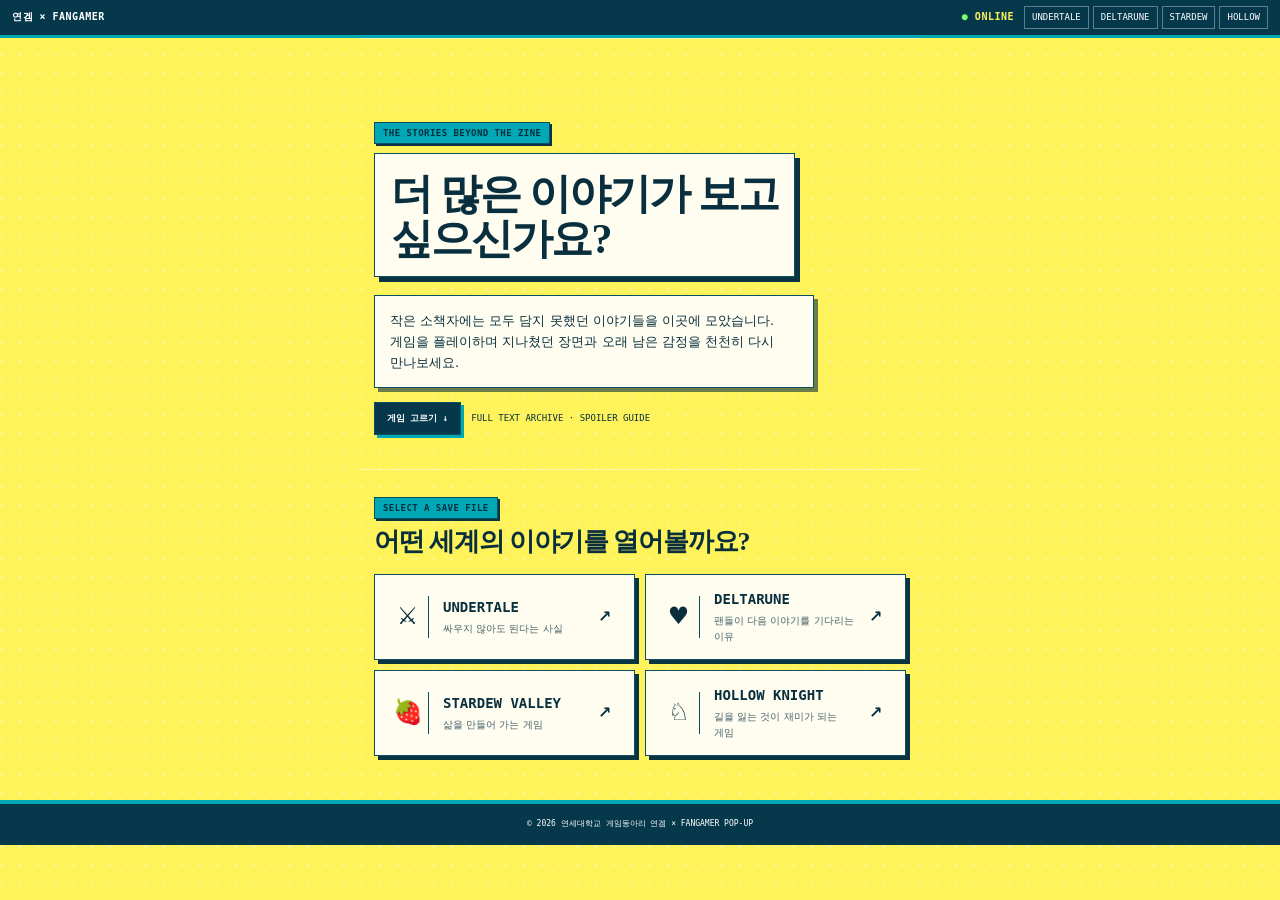
<file: full-zine/index.html>
<!DOCTYPE html>

<html lang="ko">
<head>
<meta charset="utf-8"/>
<meta content="width=device-width, initial-scale=1" name="viewport"/>
<meta content="현대백화점 팬게이머 팝업 ZINE에 담지 못한 네 게임의 전체 이야기" name="description"/>
<title>더 많은 게임 이야기 | 연겜 × 팬게이머</title>
<link href="styles.css" rel="stylesheet"/>
</head>
<body>
<header class="site-header" id="top"><a class="brand" href="#top">연겜 × FANGAMER</a><span class="header-status">ONLINE</span><button aria-controls="site-nav" aria-expanded="false" class="menu-button" type="button">MENU</button><nav aria-label="게임별 목차" id="site-nav"><button aria-controls="undertale" class="game-tab" data-target="undertale" type="button">UNDERTALE</button><button aria-controls="deltarune" class="game-tab" data-target="deltarune" type="button">DELTARUNE</button><button aria-controls="stardew" class="game-tab" data-target="stardew" type="button">STARDEW</button><button aria-controls="hollow" class="game-tab" data-target="hollow" type="button">HOLLOW</button></nav></header>
<main>
<section class="landing pixel-panel">
<p class="eyebrow">THE STORIES BEYOND THE ZINE</p>
<h1>더 많은 이야기가 보고<br/>싶으신가요?</h1>
<p class="landing-copy">작은 소책자에는 모두 담지 못했던 이야기들을 이곳에 모았습니다. 게임을 플레이하며 지나쳤던 장면과 오래 남은 감정을 천천히 다시 만나보세요.</p>
<div class="landing-actions"><button class="primary-button" data-scroll-games="" type="button">게임 고르기 ↓</button><span>FULL TEXT ARCHIVE · SPOILER GUIDE</span></div>
</section>
<section aria-labelledby="games-title" class="game-picker pixel-panel" id="games">
<p class="eyebrow">SELECT A SAVE FILE</p>
<h2 id="games-title">어떤 세계의 이야기를 열어볼까요?</h2>
<div class="game-grid">
<button class="game-card undertale" data-target="undertale" type="button"><span aria-hidden="true" class="game-icon">⚔</span><span class="game-card-copy"><strong>UNDERTALE</strong><small>싸우지 않아도 된다는 사실</small></span><span aria-hidden="true" class="game-arrow">↗</span></button>
<button class="game-card deltarune" data-target="deltarune" type="button"><span aria-hidden="true" class="game-icon">♥</span><span class="game-card-copy"><strong>DELTARUNE</strong><small>팬들이 다음 이야기를 기다리는 이유</small></span><span aria-hidden="true" class="game-arrow">↗</span></button>
<button class="game-card stardew" data-target="stardew" type="button"><span aria-hidden="true" class="game-icon">🍓</span><span class="game-card-copy"><strong>STARDEW VALLEY</strong><small>삶을 만들어 가는 게임</small></span><span aria-hidden="true" class="game-arrow">↗</span></button>
<button class="game-card hollow" data-target="hollow" type="button"><span aria-hidden="true" class="game-icon">♘</span><span class="game-card-copy"><strong>HOLLOW KNIGHT</strong><small>길을 잃는 것이 재미가 되는 게임</small></span><span aria-hidden="true" class="game-arrow">↗</span></button>
</div>
</section>
<div class="article-shell">
<article class="game-article" data-game="undertale" id="undertale">
<div aria-hidden="true" class="article-toolbar"><span>⌂</span><span>★</span><span>♥</span><span>☼</span><span class="toolbar-counter">[01]</span></div><header class="game-hero document-sheet">
<p class="game-kicker">언더테일</p>
<h1>UNDERTALE</h1>
<p>싸우지 않았기에 시작된 이야기</p>
</header>
<section class="article-section document-section">
<div class="section-heading">
<p class="eyebrow">MAIN COLUMN</p>
<h2>메인 칼럼 — 싸우지 않아도 된다는 사실</h2>
</div>
<div class="section-body"><p>게임 속 전투 화면에는 익숙한 선택지들이 놓여 있습니다. 공격하기, 행동하기, 아이템 사용하기. 그리고 그 사이에는 조금 낯선 단어 하나가 눈에 들어옵니다.</p>
<h3 class="scene-title">자비.</h3>
<blockquote>말 그대로 눈앞의 상대를 쓰러뜨리지 않고 살려 보내는 선택입니다.</blockquote>
<p>언더테일에서 괴물과 마주치면 그들은 먼저 플레이어를 공격합니다. 그러니 자연스럽게 공격 버튼에 손이 갑니다. 하지만 언더테일은 그 순간 우리를 잠시 망설이게 합니다.</p>
<h3 class="scene-title">정말 싸워야만 할까요?</h3>
<p>물론 싸우지 않는 길은 그리 간단하지 않습니다. 그저 싸우고 지나칠 수도 있는 만남 앞에서 우리는 조금 더 오래 머무르게 됩니다. 대화하고, 쓰다듬고, 때로는 방송에 출연해 포즈도 취합니다. ‘뼈’저리게 오싹한 음악과 함께 상대의 엉뚱한 행동에 어울려 주기도 합니다. 아무리 손을 내밀어도 마음이 닿지 않는 것처럼 느껴질 때도 있습니다.</p>
<p>하지만 그렇게 함께 시간을 보내다 보면 처음에는 보이지 않았던 모습들이 하나둘 드러납니다. 우리를 위협하던 괴물에게도 좋아하는 것과 싫어하는 것이 있고, 저마다의 사정과 이야기가 있다는 사실을 알게 됩니다. 그들을 알아갈수록 눈앞의 상대는 쓰러뜨려야 할 적이 아니라, 조금 더 알고 싶은 특별한 존재가 됩니다.</p>
<blockquote>그리고 그 시간을 들였기 때문에 우리는 전투만으로는 만날 수 없었던 순간들을 마주합니다.</blockquote>
<p>어느 물고기와 요리하다가 집을 태우고, 어느 해골과 데이트하며 스파게티를 먹습니다. 어느 도마뱀의 짝사랑을 도와주고, 또 다른 해골과 ‘머리 위에 핫도그 쌓기’ 놀이도 합니다. 누군가의 외로움을 알아차리고, 말없이 진한 포옹을 건네기도 합니다.</p>
<p>처음에는 우리를 공격하던 ‘괴물’들이었지만, 어느새 함께 웃고 떠드는 친구들이 됩니다. 인간과 괴물이 나뉜 세계에서도 우리는 그들과 평범한 일상을 나눕니다. 그 순간만큼은 서로 다른 세계에 살고 있다는 사실조차 잊게 됩니다.</p>
<p>공격하기만 했다면 우리는 그들의 이런 모습을 영영 알지 못했을 것입니다. 조금 더 기다리고, 한 번 더 손을 내밀고, 싸우지 않는 길을 선택했기에 만날 수 있었던 장면들입니다. 싸우지 않는다는 것은 이야기를 포기하는 일이 아닙니다. 오히려 싸우지 않았기에 비로소 시작되는 이야기도 있습니다.</p>
<p>아마 많은 플레이어가 자신이 선택한 자비가 언더테일의 세계를 얼마나 따뜻하게 만들었는지 기억하고 있을 것입니다. 그 선택들이 어떻게 새롭고 밝은 미래의 시작이 되었는지도요. 어쩌면 그때 우리가 보여준 자비는 게임이 끝난 뒤에도 우리 안에 남아 있을지 모릅니다.</p>
<blockquote>그리고 그 아름다운 결말을 완성하는 사람은 다름 아닌, 지금 이 글을 읽고 있는 여러분입니다.</blockquote>
<blockquote>“당신이 없었더라면 이 모든 것은 불가능했을 거예요.”</blockquote></div>
</section>
<section class="article-section document-section">
<div class="section-heading">
<p class="eyebrow">MORE DETAILS</p>
<h2>혹시 알고 계셨나요?</h2>
</div>
<div class="section-body"><ol class="fact-list note-grid">
<li class="note-card"><span aria-hidden="true" class="note-close">×</span>토리엘이 준 버터스카치 시나몬 파이를 끝까지 가지고 있다가 아스고어 앞에서 꺼내면 특별한 연출을 볼 수 있습니다. 아스고어도 그 냄새만큼은 잊지 못했던 모양입니다.</li>
<li class="note-card"><span aria-hidden="true" class="note-close">×</span>나이스크림 아저씨에게서 아이스크림을 여러 번 사 먹으면 어느 순간 ‘충성 고객 카드’를 받을 수 있습니다. 지하 세계에도 단골 혜택은 있었습니다.</li>
<li class="note-card"><span aria-hidden="true" class="note-close">×</span>테미 마을의 대학 기금에 골드를 계속 기부하면 테미가 결국 대학을 졸업합니다. 그 보답으로 ‘테미 갑옷’을 판매하기 시작합니다. 등록금이 헛되이 쓰인 것은 아니었던 것 같습니다.</li>
<li class="note-card"><span aria-hidden="true" class="note-close">×</span>거미 도넛과 거미 사이다는 처음에는 비싸 보이지만, 나중에 괜히 지나쳤다는 생각이 들 수도 있습니다. 그때 하나쯤 사둘걸 싶어지는 순간이 찾아옵니다.</li>
<li class="note-card"><span aria-hidden="true" class="note-close">×</span>냅스타블룩의 집에서 침대에 오래 누워 있으면 영혼이 몸에서 빠져나오는 특별한 연출을 볼 수 있습니다. 너무 편해서 영혼이 먼저 쉬러 나가 버린 모양입니다.</li>
<li class="note-card"><span aria-hidden="true" class="note-close">×</span>테미는 모두 여자입니다. 단 한 마리, ‘밥’만 빼고요. 조금 부럽기도 합니다.</li>
<li class="note-card"><span aria-hidden="true" class="note-close">×</span>플라위는 여러분의 저장과 불러오기를 알고 있으며, 언더테일은 여러분이 리셋한 사실까지 기억합니다. 처음 만난 것 같아도, 누군가에게는 그렇지 않은 모양입니다.</li>
<li class="note-card"><span aria-hidden="true" class="note-close">×</span>파피루스는 아무리 전투에서 패배해도 여러분을 죽이지 않습니다. 끝까지 친구가 되고 싶었던 것이겠지요.</li>
<li class="note-card"><span aria-hidden="true" class="note-close">×</span>언더테일은 RPG이지만, 경험치(EXP)와 LOVE의 의미는 우리가 알고 있던 것과 조금 다릅니다. 끝까지 플레이하면 그 이유를 알게 됩니다.</li>
<li class="note-card"><span aria-hidden="true" class="note-close">×</span>언더테일은 한 번 클리어하고 끝나는 게임이 아닙니다. 여러분의 선택은 다음 플레이에서도, 그리고 누군가의 기억 속에서도 계속 남아 있기 때문입니다.</li>
</ol></div>
</section>
<section class="article-section spoiler-section document-section">
<div class="section-heading">
<p class="eyebrow">MEMORABLE SCENES</p>
<h2>이 장면을 기억하시나요?</h2>
</div>
<details class="spoiler-window">
<summary>스포일러가 포함된 전체 글 펼치기</summary>
<div class="section-body"><h3 class="scene-title">1. 부서진 [자비]</h3>
<p>결계 앞에서 마주한 아스고어는 여섯 개의 인간 영혼에 마지막 하나를 더해 괴물들을 지상으로 해방해야 합니다. 그는 전투가 시작되기 직전 삼지창을 꺼내 들고 [자비] 버튼부터 부숴 버립니다. 대화와 자비로 싸움을 끝내 왔던 플레이어에게는 물러날 길이 사라진 듯한 순간입니다. 하지만 전투 끝에 [자비]는 다시 돌아오고, 아스고어를 살릴지 공격할지는 결국 플레이어의 손에 맡겨집니다. 처음 버튼이 산산이 부서지는 모습을 보고 잠시 멈칫했던 기억, 아직 남아 있나요?</p>
<h3 class="scene-title">2. “그냥 내가 이기게 해 줘!”</h3>
<p>진정한 불살 루트의 끝에서 플라위는 여섯 인간의 영혼과 지하세계에 있는 거의 모든 괴물의 영혼을 흡수해 아스리엘로 돌아옵니다. 그는 모든 것을 처음부터 다시 시작하려 하지만, 프리스크는 친구들의 기억을 하나씩 되살리며 끝까지 포기하지 않습니다. 결국 모든 힘을 가진 아스리엘은 “그냥 내가 이기게 해 줘!”라고 외칩니다. 그 순간 화려한 최종 보스의 모습 뒤로, 다시 혼자가 되는 것을 두려워한 한 아이의 마음이 보이기 시작합니다.</p>
<h3 class="scene-title">3. “언제부터 네가 주도권을 쥐고 있었지?”</h3>
<p>몰살 루트의 끝에는 게임을 시작할 때 우리가 이름을 붙였던 첫 번째 인간, 차라가 기다리고 있습니다. 모든 적을 쓰러뜨리고 더 나아갈 곳조차 남지 않자 차라는 이 세계를 지우고 다음으로 넘어가자고 제안합니다. 여기서 [지우지 않는다]를 골라도 차라는 “언제부터 네가 주도권을 쥐고 있었지?”라고 되묻고, 화면과 함께 세계를 지워 버립니다. 계속 선택해 왔다고 믿었던 플레이어가 마지막에는 거절조차 받아들여지지 않았던, 몰살 루트의 섬뜩한 마지막 장면입니다.</p>
<h3 class="scene-title">4. 마지막 회랑의 심판</h3>
<p>아스고어를 만나기 전, 샌즈는 황금빛 마지막 회랑에서 플레이어가 걸어온 길을 심판합니다. 이곳에서 샌즈는 상태창의 EXP가 Execution Point, 즉 누군가에게 가한 고통을 나타내는 수치라고 알려 줍니다. 그리고 LV는 Level of Violence, 다른 이를 해칠 수 있는 정도를 뜻합니다. 당연히 경험치와 레벨이라고만 생각했던 숫자의 의미가 뒤집히는 순간입니다. 늘 농담을 던지던 샌즈가 이번만큼은 웃음기를 거두고, 우리가 남긴 흔적을 조용히 읽어 내려갑니다.</p></div>
</details>
</section>
<section class="next-story pixel-panel"><p class="eyebrow">NEXT SAVE FILE</p><h2>다른 세계의 이야기도 궁금하신가요?</h2><button class="primary-button" data-scroll-games="" type="button">게임 목록으로 돌아가기</button></section><a class="back-top" href="#top">목록으로 돌아가기 ↑</a>
</article>
<article class="game-article" data-game="deltarune" id="deltarune">
<div aria-hidden="true" class="article-toolbar"><span>⌂</span><span>★</span><span>♥</span><span>☼</span><span class="toolbar-counter">[01]</span></div><header class="game-hero document-sheet">
<p class="game-kicker">델타룬</p>
<h1>DELTARUNE</h1>
<p>익숙한 얼굴들이 써 내려가는 낯선 모험</p>
</header>
<section class="article-section document-section">
<div class="section-heading">
<p class="eyebrow">MAIN COLUMN</p>
<h2>메인 칼럼 — 팬들이 델타룬을 기다리는 이유</h2>
</div>
<div class="section-body"><p>델타룬을 시작하면 가장 먼저 우리를 맞이하는 것은 갈색 머리에 눈을 가린 평범한 아이, ‘크리스’입니다. 말수가 적은 이 주인공은 플레이어의 손에 이끌려 어둠의 샘으로 뛰어듭니다. 그곳에서 크리스는 영웅이 되어 친구들과 유대를 쌓고 세계를 구합니다. 우리는 크리스의 행동을 하나하나 선택하며 자연스럽게 이 아이를 ‘나 자신’처럼 받아들이게 됩니다. 수지와 투덜거리며 우정을 쌓고, 랄세이와 따뜻한 마음을 나누는 모험을 직접 경험하다 보면 가슴 한구석이 뭉클해지기도 합니다.</p>
<p>하지만 게임이 진행될수록 이 행복한 믿음에는 기묘한 균열이 생깁니다. 전작 언더테일의 프리스크나 차라를 닮은 외모에서 시작된 의문은 곧 확신으로 바뀝니다. 때때로 크리스는 가슴속에서 붉은 영혼을 스스로 꺼내 집어던지고, 어딘가에 가두며 플레이어의 통제를 벗어납니다. 그리고 칼을 꺼내거나 또 다른 샘을 열며 자신만의 비밀스러운 계획을 이어 갑니다. 특히 히든 루트에서 플레이어가 크리스의 몸을 빌려 친구들에게 저지르는 잔인한 행동은 혼란을 더욱 크게 만듭니다. 동료들과 따뜻한 교감을 나누던 모험과, 플레이어의 강요로 동료를 얼려 버리는 잔혹한 행보가 소름 끼치도록 대비되기 때문입니다. 그 안에서 괴로워하는 듯한 크리스의 모습을 보면, 이 아이의 진짜 속내가 무엇인지 더욱 알 수 없게 됩니다.</p>
<p>이 연출이야말로 팬들이 델타룬을 놓지 못하는 이유입니다. 긴 기다림이 이어져도 유저들은 다음 이야기를 기다립니다. 키보드를 누르지 않으면 그저 가만히 서 있을 뿐인 이 조용한 아이가 어떤 아픔과 속내를 숨기고 있는지, 우리와 함께 쌓은 추억 속에서 어떤 결말을 맞이할지 자꾸만 마음이 쓰이기 때문입니다. 우리의 통제 속에서 때로는 괴로워하고, 때로는 스스로 움직이던 크리스. 유저들이 다음 이야기를 이토록 기다리는 이유는 언더테일의 후속작이라는 사실보다, 결국 이 신비로운 아이가 남긴 깊은 여운 때문인지도 모릅니다.</p></div>
</section>
<section class="article-section spoiler-section document-section">
<div class="section-heading">
<p class="eyebrow">MEMORABLE SCENES</p>
<h2>이 장면을 기억하시나요?</h2>
</div>
<details class="spoiler-window">
<summary>스포일러가 포함된 전체 글 펼치기</summary>
<div class="section-body"><p>델타룬은 아직 유저들의 언더테일 여운이 가시지 않았던 무렵, 토비 폭스가 깜짝 선물처럼 보여 준 작품이었습니다.</p>
<p>언더테일에 열광했던 유저들은 처음 홈타운을 보며 각자의 언더테일을 떠올렸습니다. 혹시 “이게 불살 엔딩 이후의 이야기일까?” 하고 기대한 사람도 있었을 것입니다.</p>
<p>하지만 이번 작품의 주인공인 크리스는 기존 주인공처럼 에봇산으로 향하지 않습니다. 수지와 학교 비품실에서 떨어져 랄세이의 인도를 받으며 함께 어둠의 세계로 모험을 떠납니다.</p>
<p>어둠의 세계에서 이들은 새로운 종족인 다크너들을 마주합니다. 지상에는 이미 괴물과 인간이 함께 살고 있지만, 다크너들은 언더테일에서 만났던 괴물들과는 전혀 다른 존재입니다. 크리스 일행은 그들을 쫓아내거나 [자비]를 베풀며 어둠 속을 헤쳐 나갑니다.</p>
<p>챕터 1을 마무리할 즈음, 유저들은 언더테일의 후속작이 아닌 델타룬만의 이야기를 즐기고 있었다는 사실을 깨닫습니다. 언더테일을 즐겼던 플레이어답게 [자비]로 보내 준 친구들이 결정적인 순간에 다시 손을 내밀어 주는 장면은 익숙하면서도 반갑습니다.</p>
<p>성밑 마을에서 친구들과 후일담을 나누고 홈타운으로 돌아오면, 유저들은 이 새로운 세계를 천천히 탐방합니다. 그 과정에서 델타룬의 세계에 사는 낯익은 [친구]들과 인사를 나눕니다. 하지만 알피스를 모르는 언다인이나, 어릴 때부터 크리스와 추억을 쌓아 온 주민들을 보며 우리는 느낍니다. 이들은 우리와 추억을 공유했던 친구들이 아니라, 다른 세계에서 자신만의 서사를 쌓아 온 독립적인 인물이라는 것을요.</p>
<p>토비 폭스는 우리가 알던 그 세계가 그 자리에 행복하게 남아 있음을 강조했습니다. 그리고 여기, 우리를 위한 새로운 이야기를 준비해 두었습니다. 익숙한 얼굴들이 써 내려가는 낯선 모험을, 이제 여러분이 함께할 차례입니다.</p></div>
</details>
</section>
<section class="article-section document-section">
<div class="section-heading">
<p class="eyebrow">MORE DETAILS</p>
<h2>혹시 알고 계셨나요?</h2>
</div>
<div class="section-body"><ol class="fact-list note-grid">
<li class="note-card"><span aria-hidden="true" class="note-close">×</span>델타룬(DELTARUNE)은 언더테일(UNDERTALE)의 애너그램입니다. 두 제목은 알파벳을 하나도 남기지 않고 똑같이 재배열한 단어입니다. 두 게임을 사랑해 온 팬들에게는 이미 익숙한 이야기일지도 모릅니다.</li>
<li class="note-card"><span aria-hidden="true" class="note-close">×</span>주머니에는 물건이 딱 12개까지만 들어갑니다. 그렇다고 자리가 없다며 랄세이의 설명서를 버리지는 말아 주세요. 그가 우리를 위해 얼마나 정성 들여 만든 설명서인데요.</li>
<li class="note-card"><span aria-hidden="true" class="note-close">×</span>쓰레기를 버릴 때는 신중해야 합니다. 하찮아 보이는 쓰레기 뭉치 속에 소중한 물건이 잠들어 있을지도 모릅니다.</li>
<li class="note-card"><span aria-hidden="true" class="note-close">×</span>마을 호수를 가만히 바라보고 있으면 가끔 물속에서 검은 그림자가 어른거립니다. 용기 내어 다가간 괴물만이 그 그림자의 정체를 알 수 있습니다. 여러분은 호수 속 외톨이에게 손을 뻗어 줄 건가요?</li>
<li class="note-card"><span aria-hidden="true" class="note-close">×</span>홈타운 병원의 피아노는 직접 쳐 볼 수 있지만 엉망인 소음만 흘러나옵니다. 건반이 빠진 탓일까요? 크리스는 피아노를 곧잘 치는 아이인데 말입니다.</li>
<li class="note-card"><span aria-hidden="true" class="note-close">×</span>어릴 적 크리스는 참 짓궂은 아이였습니다. 피를 모르는 괴물 아이에게 케첩을 피라고 속이고, ‘침대 밑에 숨은 인간’ 역할을 하고, 변기에 입욕제를 풀어 엄마를 곤란하게 만들기도 했습니다. 토리엘이 빌려온 「인간을 돌보는 방법」에는 이런 내용까지는 없었을 텐데요.</li>
<li class="note-card"><span aria-hidden="true" class="note-close">×</span>찻잔 놀이기구는 3인승입니다. 괴물이든 인간이든 넷째 손님부터는 얌전히 계단으로 올라가 주세요. 규칙은 규칙이니까요.</li>
<li class="note-card"><span aria-hidden="true" class="note-close">×</span>홈타운을 거닐다 보면 왠지 낯익은 괴물들이 스쳐 지나갑니다. 하지만 그들에게 우리의 추억을 섣불리 이야기하지는 마세요. 교통정리를 하는 언다인 경찰관에게 지하세계 기사단장 이야기를 꺼내 봐야 그저 호방하게 웃어넘길 테니까요.</li>
</ol></div>
</section>
<section class="next-story pixel-panel"><p class="eyebrow">NEXT SAVE FILE</p><h2>다른 세계의 이야기도 궁금하신가요?</h2><button class="primary-button" data-scroll-games="" type="button">게임 목록으로 돌아가기</button></section><a class="back-top" href="#top">목록으로 돌아가기 ↑</a>
</article>
<article class="game-article" data-game="stardew" id="stardew">
<div aria-hidden="true" class="article-toolbar"><span>⌂</span><span>★</span><span>♥</span><span>☼</span><span class="toolbar-counter">[01]</span></div><header class="game-hero document-sheet">
<p class="game-kicker">스타듀밸리</p>
<h1>Stardew Valley</h1>
<p>같은 농장에서 시작된 서로 다른 삶</p>
</header>
<section class="article-section document-section">
<div class="section-heading">
<p class="eyebrow">MAIN COLUMN</p>
<h2>메인 칼럼 — 삶을 만들어 가는 게임</h2>
</div>
<div class="section-body"><p>스타듀밸리를 시작하면 모두 같은 농장에서 출발합니다. 할아버지가 물려준 작은 집과 잡초가 무성한 땅, 손에 쥔 15개의 파스닙 씨앗. 하지만 시간이 흐를수록 각자의 이야기는 전혀 다른 모습으로 자라납니다. 누군가는 넓은 농장을 가꾸고, 누군가는 광산 깊은 곳을 탐험하며, 또 다른 누군가는 마을 사람들과의 관계를 소중히 여깁니다. 같은 마을에서 시작했지만 끝내 같은 삶을 살아가는 사람은 없습니다.</p>
<p>스타듀밸리에는 “이렇게 해야 한다”라는 정답이 없습니다. 오늘은 비가 오니 낚시를 가고, 내일은 농작물을 돌보며 하루를 보내고, 계절이 바뀌면 새로운 작물을 심습니다. 축제에 참여하고, 좋아하는 주민에게 선물을 건네고, 아무 목적 없이 마을을 한 바퀴 걷는 시간마저 이 게임에서는 의미 있는 하루가 됩니다. 그렇게 플레이어는 자신만의 일상을 만들어 갑니다.</p>
<p>그래서 스타듀밸리를 떠올리면 가장 먼저 생각나는 것은 돈을 얼마나 벌었는지, 어떤 아이템을 모았는지가 아닙니다. 봄이 되면 흘러나오던 익숙한 음악, 늦은 밤 기절하기 전 집으로 뛰어가던 순간, 계절이 바뀔 때마다 달라지던 풍경, 그리고 오랜만에 말을 걸어도 반갑게 인사해 주던 마을 사람들이 기억에 남습니다. 플레이어마다 추억은 다르지만, 그 추억이 소중한 이유는 모두 자신이 직접 살아낸 시간이기 때문입니다.</p>
<p>오랜만에 게임을 실행하면 농장은 여전히 그 자리에 있고, 펠리컨 마을은 변함없이 우리를 기다리고 있습니다. 잠시 멈춰 두었던 삶을 다시 이어 가듯 씨앗을 심고, 새로운 계절을 맞이하며 또 하나의 이야기를 써 내려갑니다. 스타듀밸리가 오랫동안 사랑받는 이유는 거창한 모험 때문이 아니라, 누구나 그 안에서 자신만의 삶을 만들어 갈 수 있기 때문일 것입니다.</p></div>
</section>
<section class="article-section spoiler-section document-section">
<div class="section-heading">
<p class="eyebrow">MEMORABLE SCENES</p>
<h2>이 장면을 기억하시나요?</h2>
</div>
<details class="spoiler-window">
<summary>스포일러가 포함된 전체 글 펼치기</summary>
<div class="section-body"><h3 class="scene-title">스타듀밸리는 할아버지의 편지에서 시작합니다.</h3>
<p>바쁜 삶의 부담에 짓눌리는 날이 오면 열어 보라는 할아버지의 편지. 지친 주인공은 결국 그 편지를 펼치고, 할아버지가 물려준 농장에서 새로운 삶을 시작하라는 말을 마주합니다. 이 장면은 바쁜 일상에서 벗어나고 싶은 마음과, 새로운 시작은 언제든 가능하다는 희망을 함께 건넵니다. 다음에 게임을 시작한다면 인트로를 건너뛰지 않고 한 번쯤 천천히 바라보는 것은 어떨까요?</p>
<p>마을에 도착해 원하는 캐릭터와 호감도를 쌓으면 결혼 이벤트를 진행할 수 있습니다. 화려한 연출보다는 동네 주민들이 함께 모여 축하해 주는 소박하고 따뜻한 결혼식입니다. 그 순간부터 할아버지에게 물려받은 농장은 혼자만의 공간이 아니라 두 사람이 살아가는 집이 됩니다. 연애는 여러 명과 할 수 있지만 결혼할 수 있는 사람은 단 한 명입니다. 여러분이 게임 속에서 함께 살고 싶었던 캐릭터는 누구였나요?</p>
<p>촌장 루이스의 ‘보라색 반바지’를 기억하시나요? 어느 날 루이스는 잃어버린 반바지를 찾아 달라고 부탁합니다. 그런데 그 반바지는 목장 주인 마니의 집 침실에서 발견됩니다. 이 반바지는 축제와 품평회에서도 재미있게 활용할 수 있습니다. 스프에 몰래 넣거나 품평회에 당당하게 올려 보세요. 과연 루이스는 어떤 반응을 보일까요?</p></div>
</details>
</section>
<section class="article-section document-section">
<div class="section-heading">
<p class="eyebrow">MORE DETAILS</p>
<h2>혹시 알고 계셨나요?</h2>
</div>
<div class="section-body"><ol class="fact-list note-grid">
<li class="note-card"><span aria-hidden="true" class="note-close">×</span>결혼은 한 사람과만 할 수 있지만 연애는 자유롭습니다. 여러분의 연인들이 어떻게 생각할지는 모르겠지만요.</li>
<li class="note-card"><span aria-hidden="true" class="note-close">×</span>말은 알렉스 대신 일할 수 있습니다. 사람보다 말이 낫네요, 그렇지 않나요?</li>
<li class="note-card"><span aria-hidden="true" class="note-close">×</span>고양이의 호감도를 쌓으면 확률적으로 선물을 받을 수 있습니다. 가끔 사고를 치기도 하지만 귀여우니 봐주자고요.</li>
<li class="note-card"><span aria-hidden="true" class="note-close">×</span>배송 화면에는 날짜에 따라 다른 요소가 나타납니다. 산타 할아버지도 찾아오고, 지구에 도착한 외계인을 만날 때도 있습니다.</li>
<li class="note-card"><span aria-hidden="true" class="note-close">×</span>탁자 위에 쿠키와 우유를 두고 자면 다음 날 미스터리 박스로 바뀌어 있습니다. 누가 두고 간 것일까요?</li>
<li class="note-card"><span aria-hidden="true" class="note-close">×</span>꺾이지 않는 도전 정신은 다른 성별의 목욕탕에도 출입할 수 있게 해 줍니다. 그런데 왜 그런 시도를 하시는 건가요?</li>
<li class="note-card"><span aria-hidden="true" class="note-close">×</span>스타듀밸리는 힐링 게임입니다. 효율도 좋지만, 여러분만의 일상을 만들어 보세요.</li>
<li class="note-card"><span aria-hidden="true" class="note-close">×</span>캐릭터를 생성할 때 좋아하는 것에 개발사의 이름을 적으면 게임 중 특별한 메시지를 볼 수 있습니다. 멋진 게임을 만들어 줘서 고맙다는 인사를 건네 보는 것도 좋겠습니다.</li>
</ol></div>
</section>
<section class="next-story pixel-panel"><p class="eyebrow">NEXT SAVE FILE</p><h2>다른 세계의 이야기도 궁금하신가요?</h2><button class="primary-button" data-scroll-games="" type="button">게임 목록으로 돌아가기</button></section><a class="back-top" href="#top">목록으로 돌아가기 ↑</a>
</article>
<article class="game-article" data-game="hollow" id="hollow">
<div aria-hidden="true" class="article-toolbar"><span>⌂</span><span>★</span><span>♥</span><span>☼</span><span class="toolbar-counter">[01]</span></div><header class="game-hero document-sheet">
<p class="game-kicker">할로우 나이트</p>
<h1>Hollow Knight</h1>
<p>길을 잃으며 발견한 신성둥지의 이야기</p>
</header>
<section class="article-section document-section">
<div class="section-heading">
<p class="eyebrow">MAIN COLUMN</p>
<h2>메인 칼럼 — 길을 잃는 것이 재미가 되는 게임</h2>
</div>
<div class="section-body"><blockquote>게임을 시작하면 사슴벌레처럼 생긴 하얀 기사가 플레이어를 맞이합니다. 안녕, 작은 친구.</blockquote>
<p>“최후이자 유일한 문명, 영원한 왕국을 목격하라.” 커다란 문을 부수고 나아가면 신성둥지 왕국의 초입인 흙의 마을이 모습을 드러냅니다.</p>
<p>우물 아래로 떨어지자 길은 두 갈래로 나뉩니다. 한쪽을 골라 나아가면 거대한 발판과 낯선 통로들이 이어집니다.</p>
<p>어디로 가야 할까요? 가는 곳마다 길은 막혀 있고, 지도도 없으니 어느새 같은 자리를 맴돌게 됩니다.</p>
<p>그러다 어디선가 들려오는 흥얼거림을 따라가면 지도 상인 코니퍼를 만납니다. 30지오를 내고 지도를 사지만, 막상 펼쳐 보면 완성된 지도라기보다 낙서처럼 보입니다.</p>
<p>이셀다에게 깃펜과 나침반을 산 뒤, 아직 그려지지 않은 곳으로 다시 향합니다. 하지만 단단한 껍질을 가진 괴물이 길을 막아섭니다. 지도가 생겨도 길을 헤매는 일은 크게 달라지지 않습니다.</p>
<p>달팽이 주술사에게 주문을 배우고 괴물을 쓰러뜨린 뒤에는 녹색 거리로 향합니다. 이끼가 무성한 길과 새로운 적들이 플레이어를 기다리고 있습니다.</p>
<p>탐험 도중 주인공과 어딘가 닮은 호넷을 발견합니다. 몇 번의 도전 끝에 호넷을 쓰러뜨리지만, 그가 왜 기사를 막아섰는지는 여전히 알 수 없습니다. 그래도 괜찮습니다. 나방날개 망토를 얻어 이제 돌진할 수 있게 되었으니까요.</p>
<p>플레이어는 이전에 갈 수 없었던 길로 돌아가며 다시 길을 잃습니다. 미로처럼 얽힌 통로와 강한 적, 쉽게 이해되지 않는 이야기 앞에서 “왜 나는 이 게임을 계속하고 있을까?”라는 생각이 들기도 합니다.</p>
<p>하지만 그렇게 헤맨 길에는 각자의 사연과 왕국의 역사가 숨어 있었습니다. 그 흔적은 길을 걷는 플레이어에게 조금씩 스며들고, 결국 자신만의 이야기가 됩니다. 그렇게 우리는 여정의 끝에 도달합니다. 여러분이 걸어온 길에는 무엇이 남아 있었나요?</p></div>
</section>
<section class="article-section spoiler-section document-section">
<div class="section-heading">
<p class="eyebrow">MEMORABLE SCENES</p>
<h2>이 장면을 기억하시나요?</h2>
</div>
<details class="spoiler-window">
<summary>스포일러가 포함된 전체 글 펼치기</summary>
<div class="section-body"><h3 class="scene-title">사마귀 군주들 — 명예로운 전사</h3>
<p>사마귀 군주들과 처음 마주했을 때를 기억하시나요? 벽과 천장을 오가는 공격은 낯설고, 힘겹게 한 명을 쓰러뜨리자 이번에는 두 명이 동시에 달려듭니다. 우여곡절 끝에 전투에서 승리하면 뜻밖의 장면이 펼쳐집니다. 사마귀 군주들이 기사를 향해 고개를 숙이고, 마을의 다른 사마귀들도 더 이상 공격하지 않습니다. 게임 속이지만 실제로 그들에게 인정받은 듯한 기분이 듭니다. 그들은 플레이어의 진행을 막는 몬스터가 아니라, 자신들만의 규칙과 명예를 지닌 전사들이었습니다.</p>
<h3 class="scene-title">부서진 그릇 — 어쩌면</h3>
<p>고대의 분지에서 ‘부서진 그릇’을 처음 보았을 때, 많은 플레이어가 주인공과 비슷하다는 생각을 했을 것입니다. 작은 몸으로 못을 휘두르는 모습과 뿔처럼 솟은 가면까지 닮아 있습니다. 하지만 갈라진 몸에서는 주황색 감염이 흘러나오고, 이미 망가진 육체가 억지로 움직이는 모습은 기괴합니다. 싸우는 동안 “어쩌면 저 존재가 주인공이 맞이할 수도 있었던 또 다른 미래가 아닐까”라는 생각이 떠오르기도 합니다. 쓰러진 보스를 뒤로하고 다시 길을 나설 때, 이 기사의 여정이 어디에 도착할지 꼭 확인하고 싶어집니다.</p>
<h3 class="scene-title">공허의 기사 — 희생</h3>
<p>모든 봉인을 풀고 검은 알 사원으로 돌아온 기사는 공허의 기사와 마주합니다. 사슬을 끊어 그를 풀어 주자 마지막 전투가 시작됩니다. 하지만 싸움이 계속될수록 공허의 기사는 검으로 자신의 몸을 찌르기 시작합니다. 그 모습은 플레이어를 향한 공격이라기보다, 자신의 몸을 잠식한 무언가에 저항하는 마지막 발버둥처럼 보입니다. 이후 호넷의 도움을 받아 광휘와 맞서고 게임을 끝냈을 때도, 강한 적을 쓰러뜨렸다는 성취감보다 공허의 기사가 오랫동안 짊어져 온 책임과 고통에서 마침내 해방되었다는 감정이 먼저 들 수 있습니다.</p>
<p>할로우 나이트의 보스들은 자신의 이야기를 직접 설명하지 않습니다. 대신 싸우는 방식과 짧은 몸짓, 전투가 끝난 뒤의 모습을 통해 자신이 어떤 존재였는지를 보여 줍니다. 플레이어는 그들의 이야기를 각자의 방식으로 해석합니다. 처음에는 앞을 가로막는 적에 불과했지만, 전투가 끝난 뒤에는 저마다의 사연을 가진 존재로 남습니다.</p>
<p>같은 장면을 보았더라도 누군가는 성취감을, 누군가는 슬픔을, 또 다른 누군가는 전혀 다른 감정을 기억할 것입니다. 여러분이 플레이한 할로우 나이트는 어떤 게임이었나요? 그리고 여러분의 기억 속에 가장 오래 남아 있는 장면은 무엇인가요?</p></div>
</details>
</section>
<section class="article-section document-section">
<div class="section-heading">
<p class="eyebrow">MORE DETAILS</p>
<h2>혹시 알고 계셨나요?</h2>
</div>
<div class="section-body"><ol class="fact-list note-grid">
<li class="note-card"><span aria-hidden="true" class="note-close">×</span>은행장 밀리벨에게 너무 많은 지오를 맡기면 은행을 버리고 도망갑니다. 하지만 쾌락의 집 온천에서 느긋하게 쉬고 있는 그녀를 다시 만나면, 조금은 물리적인 방법으로 원금에 이자까지 두둑하게 돌려받을 수 있습니다.</li>
<li class="note-card"><span aria-hidden="true" class="note-close">×</span>극단장 그림과 전투를 시작할 때 그는 아주 정중하게 인사를 건넵니다. 이때 예의 없이 먼저 공격하면 그림은 크게 분노하며 탄막 패턴을 쏟아냅니다. 지하 세계의 결투에도 매너는 필수입니다.</li>
<li class="note-card"><span aria-hidden="true" class="note-close">×</span>상인 샬루바에게 ‘샬루바의 축복’을 구매하면 벤치에 앉을 때마다 영혼을 가득 채워 주어 무척 유용합니다. 단, 평생 벤치에서 그녀의 요란한 입맞춤 소리를 들어야 한다는 치명적인 단점이 있습니다.</li>
<li class="note-card"><span aria-hidden="true" class="note-close">×</span>쇠똥구리 수호자가 땅속으로 파고들었을 때 강하 마법을 사용하면 땅 위로 튕겨 나와 기절합니다. 그가 던지는 똥 덩어리도 대못으로 쳐서 배구공처럼 튕겨 낼 수 있습니다. 냄새나는 공놀이입니다.</li>
<li class="note-card"><span aria-hidden="true" class="note-close">×</span>톱날과 가시가 난무하는 극악의 난이도 ‘고통의 길’을 수 시간 만에 클리어하면 엄청난 보상이 기다리고 있을까요? 놀랍게도 2초짜리 짧은 컷신과 일지 한 줄이 전부입니다. 이름값을 제대로 합니다.</li>
<li class="note-card"><span aria-hidden="true" class="note-close">×</span>거대 파리에게 잡혀 있는 조트를 구해 주면 고맙다는 말은커녕 훈계와 허세만 잔뜩 늘어놓습니다. 심지어 나중에는 우리의 하나뿐인 팬마저 빼앗아 갑니다. 거대 파리 조트가 더 나았을지도 모릅니다.</li>
<li class="note-card"><span aria-hidden="true" class="note-close">×</span>‘몽환의 대못’을 NPC에게 휘두르면 숨겨진 속마음을 엿볼 수 있습니다. 평범한 상인인 줄 알았던 슬라이의 정체나, 겉으로는 친절하지만 속은 다른 벌레들의 반전 매력을 확인해 보세요.</li>
<li class="note-card"><span aria-hidden="true" class="note-close">×</span>단 한 번의 피해도 입지 않고 배달해야 하는 퀘스트 아이템 ‘우아한 꽃’은 정해진 무덤 외에도 흙의 마을에 있는 장로벌레에게 선물할 수 있습니다. 늘 벤치 옆에서 외로워 보이던 그가 꽃을 소중히 품고 기뻐하는 모습은 어두운 신성둥지에서 만나는 몇 안 되는 따뜻한 순간입니다.</li>
</ol></div>
</section>
<section class="next-story pixel-panel"><p class="eyebrow">NEXT SAVE FILE</p><h2>다른 세계의 이야기도 궁금하신가요?</h2><button class="primary-button" data-scroll-games="" type="button">게임 목록으로 돌아가기</button></section><a class="back-top" href="#top">목록으로 돌아가기 ↑</a>
</article>
</div>
</main>
<footer><p>© 2026 연세대학교 게임동아리 연겜 × FANGAMER POP-UP</p></footer>
<script src="script.js"></script>
</body>
</html>
</file>
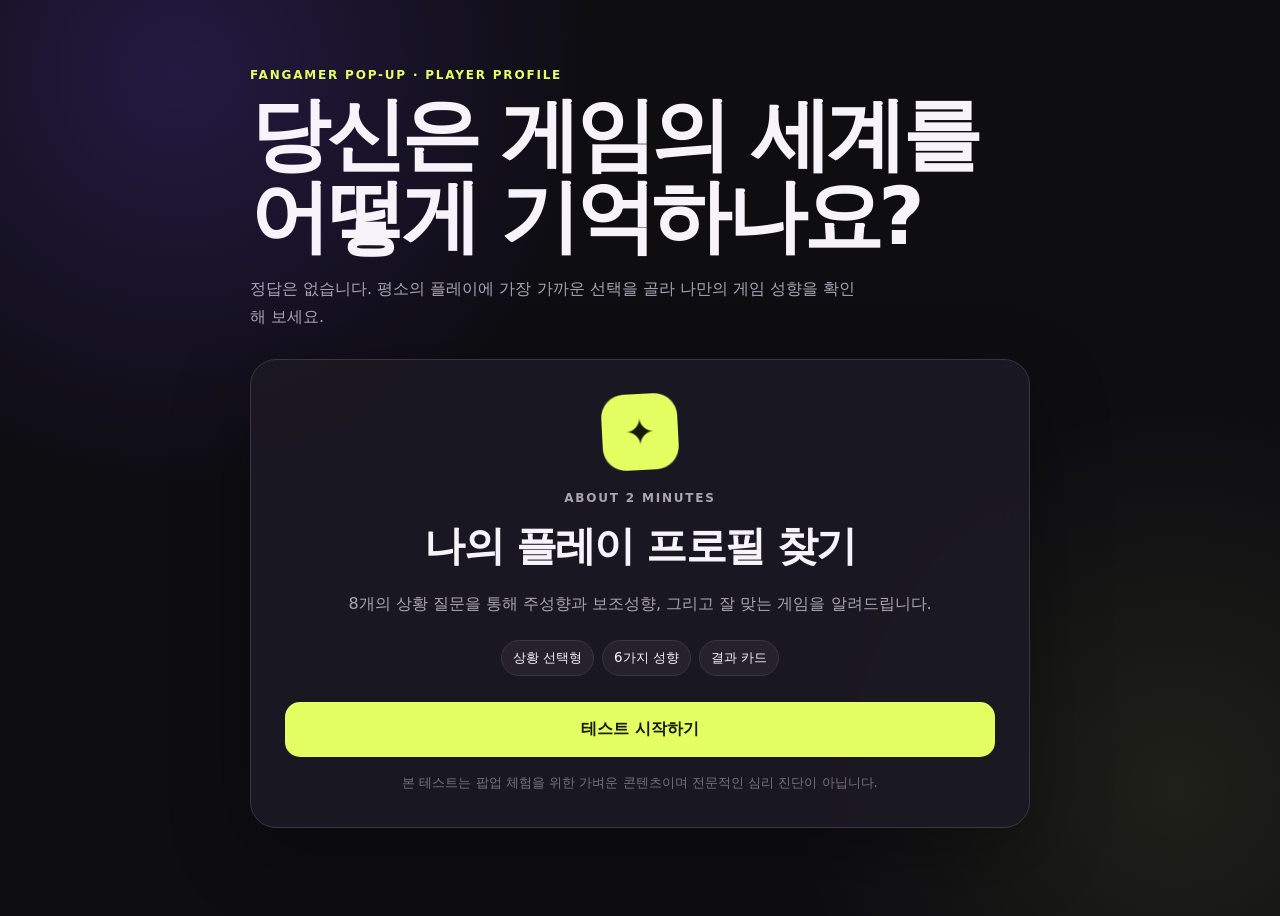
<file: game-tendency-demo-v2/index.html>
<!DOCTYPE html>
<html lang="ko">
<head>
  <meta charset="UTF-8" />
  <meta name="viewport" content="width=device-width, initial-scale=1.0" />
  <meta name="theme-color" content="#111015" />
  <title>나의 게임 플레이 성향</title>
  <link rel="stylesheet" href="style.css" />
</head>
<body>
  <main class="app-shell">
    <header class="hero">
      <p class="eyebrow">FANGAMER POP-UP · PLAYER PROFILE</p>
      <h1>당신은 게임의 세계를<br />어떻게 기억하나요?</h1>
      <p class="description">정답은 없습니다. 평소의 플레이에 가장 가까운 선택을 골라 나만의 게임 성향을 확인해 보세요.</p>
    </header>

    <section class="card start-card" id="start-screen">
      <div class="start-symbol" aria-hidden="true">✦</div>
      <p class="mini-label">ABOUT 2 MINUTES</p>
      <h2>나의 플레이 프로필 찾기</h2>
      <p>8개의 상황 질문을 통해 주성향과 보조성향, 그리고 잘 맞는 게임을 알려드립니다.</p>
      <div class="start-points">
        <span>상황 선택형</span><span>6가지 성향</span><span>결과 카드</span>
      </div>
      <button class="primary-button" id="start-button">테스트 시작하기</button>
      <small>본 테스트는 팝업 체험을 위한 가벼운 콘텐츠이며 전문적인 심리 진단이 아닙니다.</small>
    </section>

    <section class="card hidden" id="question-screen">
      <div class="progress-wrap">
        <span id="progress-text">01 / 08</span>
        <div class="progress-bar"><div class="progress-fill" id="progress-fill"></div></div>
      </div>
      <button class="text-button" id="back-button" type="button">← 이전 질문</button>
      <p class="question-label" id="question-label">SCENE 01</p>
      <h2 id="question-title"></h2>
      <p class="question-hint">가장 이상적인 답보다, 실제 플레이할 때의 모습에 가까운 쪽을 선택해 주세요.</p>
      <div class="answer-list" id="answer-list"></div>
    </section>

    <section class="card result-card hidden" id="result-screen">
      <p class="question-label">YOUR PLAYER PROFILE</p>
      <div class="result-badge" id="result-emoji">🧭</div>
      <p class="result-code" id="result-code"></p>
      <h2 id="result-title"></h2>
      <p class="result-catchphrase" id="result-catchphrase"></p>
      <p class="result-summary" id="result-summary"></p>

      <div class="result-grid">
        <div class="panel">
          <span class="panel-label">MY PLAY STYLE</span>
          <div id="trait-bars" class="trait-bars"></div>
        </div>
        <div class="panel secondary-panel">
          <span class="panel-label">SECONDARY TYPE</span>
          <strong id="secondary-title"></strong>
          <p id="secondary-summary"></p>
        </div>
      </div>

      <div class="keyword-box panel">
        <span class="panel-label">PLAY KEYWORDS</span>
        <div id="result-keywords" class="keyword-list"></div>
      </div>

      <div class="recommend-box panel">
        <span class="panel-label">RECOMMENDED WORLD</span>
        <div id="result-games" class="game-cards"></div>
      </div>

      <div class="quote-box">
        <span>당신의 한 문장</span>
        <p id="result-quote"></p>
      </div>

      <button class="primary-button" id="restart-button">다시 테스트하기</button>
    </section>
  </main>

  <script src="data.js"></script>
  <script src="app.js"></script>
</body>
</html>
</file>
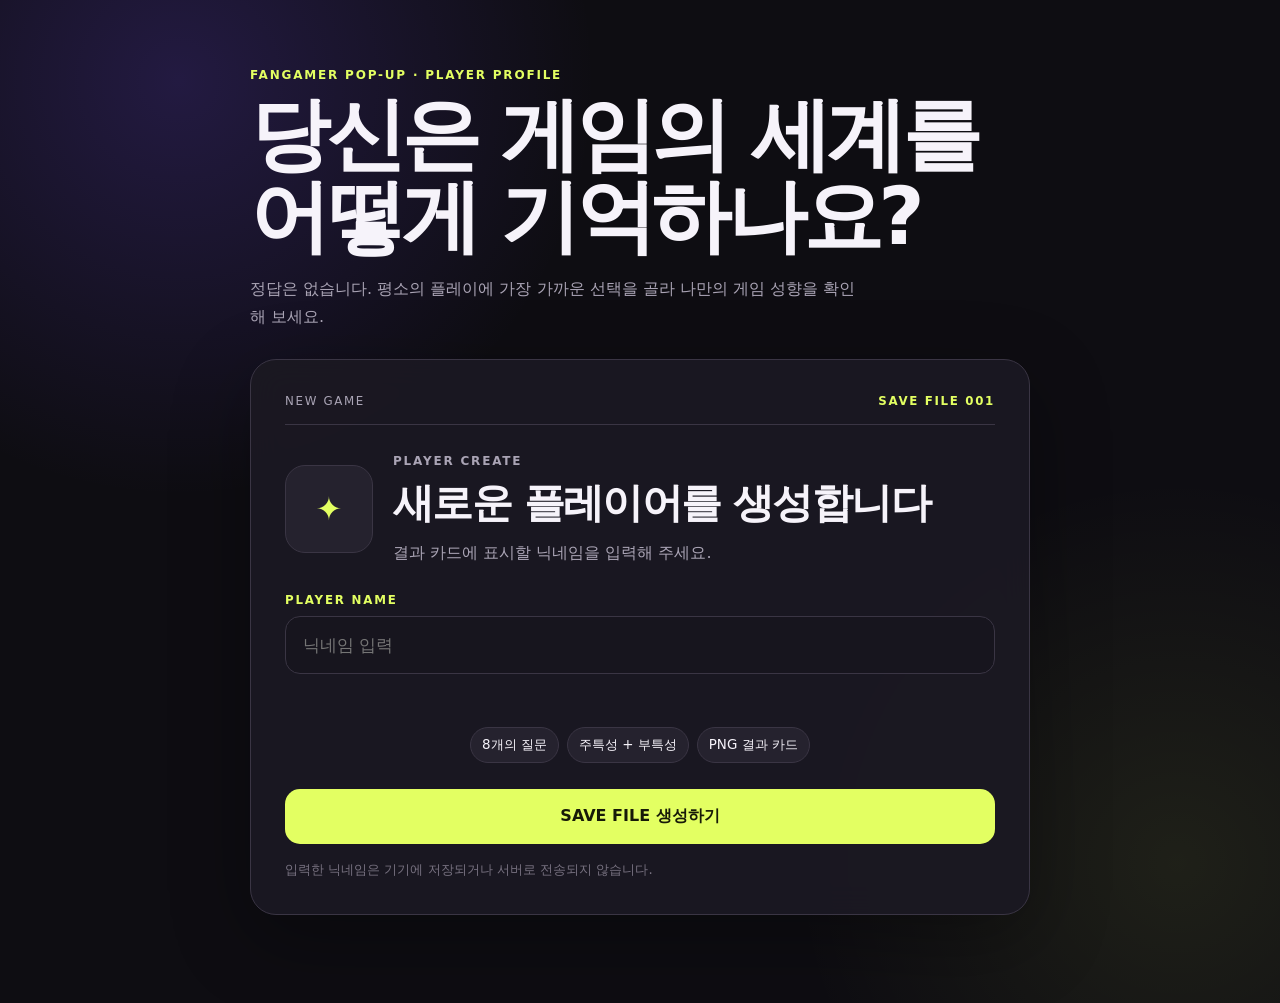
<file: game-tendency-demo-v5/index.html>
<!DOCTYPE html>
<html lang="ko">
<head>
  <meta charset="UTF-8" />
  <meta name="viewport" content="width=device-width, initial-scale=1.0" />
  <meta name="theme-color" content="#111015" />
  <title>나의 게임 플레이 성향</title>
  <link rel="stylesheet" href="style.css" />
</head>
<body>
  <main class="app-shell">
    <header class="hero">
      <p class="eyebrow">FANGAMER POP-UP · PLAYER PROFILE</p>
      <h1>당신은 게임의 세계를<br />어떻게 기억하나요?</h1>
      <p class="description">정답은 없습니다. 평소의 플레이에 가장 가까운 선택을 골라 나만의 게임 성향을 확인해 보세요.</p>
    </header>

    <section class="card start-card save-file-card" id="start-screen">
      <div class="save-header">
        <span>NEW GAME</span>
        <strong>SAVE FILE 001</strong>
      </div>
      <div class="save-slot">
        <div class="save-icon" aria-hidden="true">✦</div>
        <div class="save-copy">
          <p class="mini-label">PLAYER CREATE</p>
          <h2>새로운 플레이어를 생성합니다</h2>
          <p>결과 카드에 표시할 닉네임을 입력해 주세요.</p>
        </div>
      </div>
      <label class="nickname-label" for="nickname-input">PLAYER NAME</label>
      <input id="nickname-input" class="nickname-input" type="text" maxlength="12" autocomplete="off" placeholder="닉네임 입력" />
      <p class="input-message" id="input-message" aria-live="polite"></p>
      <div class="start-points">
        <span>8개의 질문</span><span>주특성 + 부특성</span><span>PNG 결과 카드</span>
      </div>
      <button class="primary-button" id="start-button">SAVE FILE 생성하기</button>
      <small>입력한 닉네임은 기기에 저장되거나 서버로 전송되지 않습니다.</small>
    </section>

    <section class="card hidden" id="question-screen">
      <div class="progress-wrap">
        <span id="progress-text">01 / 08</span>
        <div class="progress-bar"><div class="progress-fill" id="progress-fill"></div></div>
      </div>
      <button class="text-button" id="back-button" type="button">← 이전 질문</button>
      <p class="question-label" id="question-label">SCENE 01</p>
      <h2 id="question-title"></h2>
      <p class="question-hint">가장 이상적인 답보다, 실제 플레이할 때의 모습에 가까운 쪽을 선택해 주세요.</p>
      <div class="answer-list" id="answer-list"></div>
    </section>

    <section class="card result-card hidden" id="result-screen">
      <p class="question-label result-kicker">PLAYER STATUS · SAVE FILE 001</p>
      <p class="result-player-name" id="result-player-name"></p>

      <div class="status-hero">
        <div class="radar-panel panel">
          <span class="panel-label">MOTIVATION HEX</span>
          <svg id="radar-chart" class="radar-chart" viewBox="0 0 420 420" role="img" aria-label="6개 게임 동기 점수 육각형 차트"></svg>
        </div>
        <div class="result-identity panel">
          <p class="result-code" id="result-code"></p>
          <h2 id="result-title"></h2>
          <p class="matched-character" id="matched-character"></p>
          <p class="result-summary" id="result-summary"></p>
          <div id="result-keywords" class="keyword-list"></div>
        </div>
      </div>

      <div class="score-grid" id="score-grid"></div>

      <div class="panel interpretation-panel">
        <span class="panel-label">TOP MOTIVATIONS</span>
        <p id="top-motivation-copy"></p>
      </div>

      <div class="result-actions">
        <button class="primary-button save-button" id="save-image-button">결과 이미지 저장하기</button>
        <button class="secondary-button" id="restart-button">다시 테스트하기</button>
      </div>
      <p class="save-status" id="save-status" aria-live="polite"></p>
    </section>
  </main>

  <script src="data.js"></script>
  <script src="app.js"></script>
</body>
</html>
</file>
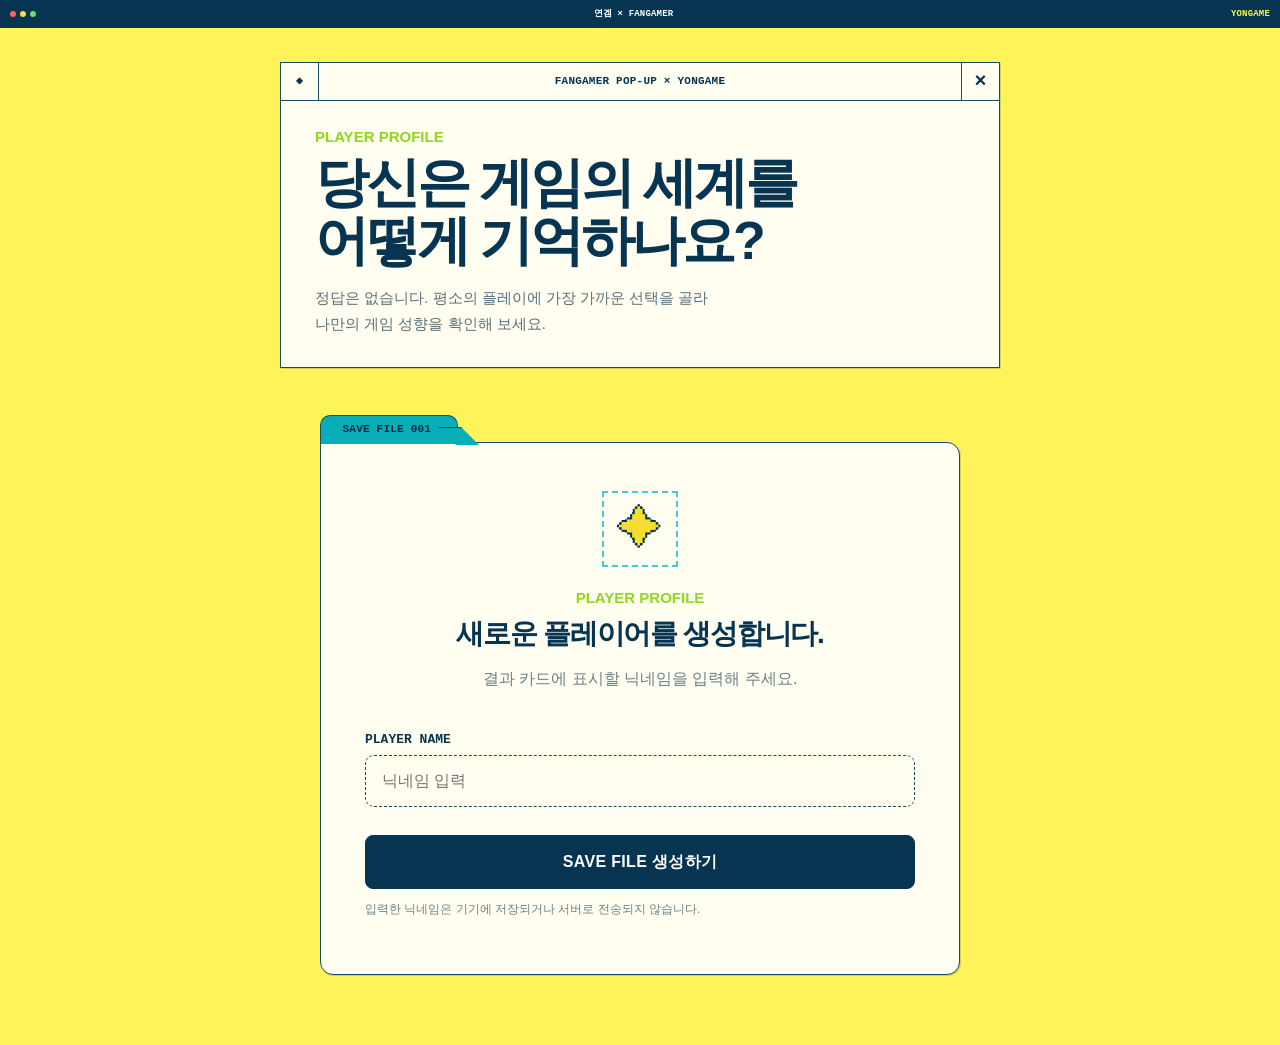
<file: game-tendency-demo-v6/index.html>
<!DOCTYPE html>
<html lang="ko">
<head>
  <meta charset="UTF-8" />
  <meta name="viewport" content="width=device-width, initial-scale=1.0" />
  <meta name="theme-color" content="#fff35a" />
  <title>Fangamer Pop-up × Yongame — Player Profile</title>
  <link rel="stylesheet" href="style.css" />
</head>
<body>
  <div class="site-topbar">
    <span class="traffic"><i></i><i></i><i></i></span>
    <span>연겜 × FANGAMER</span>
    <span class="top-pixel">YONGAME</span>
  </div>

  <main class="app-shell">
    <header class="window hero-window">
      <div class="window-bar">
        <span class="home-dot">◆</span>
        <strong>FANGAMER POP-UP × YONGAME</strong>
        <button type="button" aria-label="장식용 닫기 버튼">×</button>
      </div>
      <div class="window-body hero-copy">
        <p class="eyebrow">PLAYER PROFILE</p>
        <h1>당신은 게임의 세계를<br />어떻게 기억하나요?</h1>
        <p>정답은 없습니다. 평소의 플레이에 가장 가까운 선택을 골라<br class="desktop-only" /> 나만의 게임 성향을 확인해 보세요.</p>
      </div>
    </header>

    <section class="window save-window" id="start-screen">
      <div class="folder-tab">SAVE FILE 001</div>
      <div class="window-body save-body">
        <div class="pixel-spark" aria-hidden="true">✦</div>
        <p class="eyebrow centered">PLAYER PROFILE</p>
        <h2>새로운 플레이어를 생성합니다.</h2>
        <p class="muted centered">결과 카드에 표시할 닉네임을 입력해 주세요.</p>
        <label for="nickname-input">PLAYER NAME</label>
        <input id="nickname-input" type="text" maxlength="12" autocomplete="off" placeholder="닉네임 입력" />
        <p class="input-message" id="input-message" aria-live="polite"></p>
        <button class="primary-button" id="start-button" type="button">SAVE FILE 생성하기</button>
        <small>입력한 닉네임은 기기에 저장되거나 서버로 전송되지 않습니다.</small>
      </div>
    </section>

    <section class="question-wrap hidden" id="question-screen">
      <div class="window question-window">
        <div class="question-top">
          <span id="progress-text">01/12</span>
          <div class="progress-bar"><div class="progress-fill" id="progress-fill"></div></div>
          <button class="back-button" id="back-button" type="button">◀ 이전 질문으로 돌아가기</button>
        </div>
        <div class="question-copy">
          <p class="scene-label" id="question-label">BATTLE!</p>
          <h2 id="question-title"></h2>
          <p>가장 이상적인 답보다, 실제 플레이할 때의 모습에 가까운 쪽을 선택해 주세요.</p>
        </div>
      </div>
      <div class="answer-list" id="answer-list"></div>
    </section>

    <section class="loading-screen hidden" id="loading-screen" aria-live="polite">
      <div class="window loading-window">
        <div class="folder-tab">PLAYER DATA LOADING</div>
        <div class="window-body loading-body">
          <div class="loading-spark">✦</div>
          <p class="eyebrow centered">READING SAVE FILE 001</p>
          <h2>당신의 모험을 정리하는 중입니다.</h2>
          <p id="loading-text" class="loading-text">호넷에게 바느질을 배우는 중…</p>
          <div class="loading-track"><i id="loading-fill"></i></div>
          <p class="loading-percent" id="loading-percent">0%</p>
        </div>
      </div>
    </section>

    <section class="result-section hidden" id="result-screen">
      <div class="window status-window">
        <div class="status-titlebar">PLAYER STATUS: SAVE FILE 001</div>
        <div class="window-body status-body">
          <p class="result-player-name" id="result-player-name"></p>
          <div class="profile-box">
            <p class="eyebrow centered">PLAYER PROFILE</p>
            <svg id="radar-chart" class="radar-chart" viewBox="0 0 420 420" role="img" aria-label="6개 게임 동기 점수 육각형 차트"></svg>
            <p class="result-code" id="result-code"></p>
            <h2 id="result-title"></h2>
            <p class="matched-character" id="matched-character"></p>
            <p class="result-summary" id="result-summary"></p>
            <div id="result-keywords" class="keyword-list"></div>
          </div>
        </div>
      </div>

      <h3 class="section-callout">새로운 플레이어를 생성합니다.</h3>
      <div class="score-grid" id="score-grid"></div>

      <div class="window motivations-window">
        <div class="window-body">
          <p class="motivation-label">✦ &nbsp; TOP MOTIVATIONS</p>
          <p id="top-motivation-copy"></p>
        </div>
      </div>

      <div class="result-actions">
        <button class="primary-button" id="save-image-button" type="button">결과 이미지 저장하기</button>
        <button class="secondary-button" id="restart-button" type="button">다시 테스트하기</button>
      </div>
      <p class="save-status" id="save-status" aria-live="polite"></p>
    </section>
  </main>

  <script src="data.js"></script>
  <script src="app.js"></script>
</body>
</html>
</file>
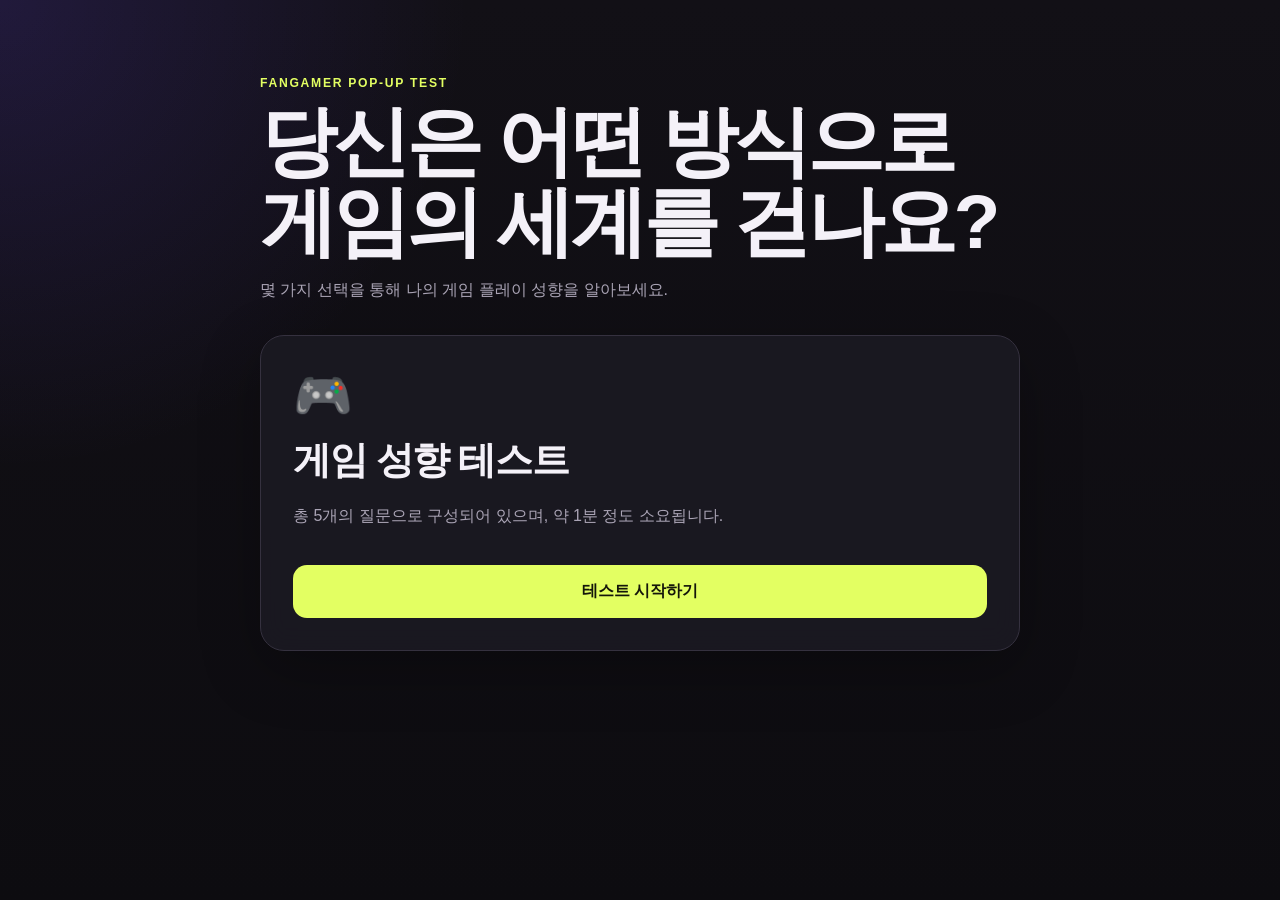
<file: game-tendency-demo/index.html>
<!DOCTYPE html>
<html lang="ko">
<head>
  <meta charset="UTF-8" />
  <meta name="viewport" content="width=device-width, initial-scale=1.0" />
  <title>게임 성향 테스트</title>
  <link rel="stylesheet" href="style.css" />
</head>
<body>
  <main class="app-shell">
    <section class="hero">
      <p class="eyebrow">FANGAMER POP-UP TEST</p>
      <h1>당신은 어떤 방식으로<br />게임의 세계를 걷나요?</h1>
      <p class="description">
        몇 가지 선택을 통해 나의 게임 플레이 성향을 알아보세요.
      </p>
    </section>

    <section class="card" id="start-screen">
      <div class="card-icon">🎮</div>
      <h2>게임 성향 테스트</h2>
      <p>총 5개의 질문으로 구성되어 있으며, 약 1분 정도 소요됩니다.</p>
      <button class="primary-button" id="start-button">테스트 시작하기</button>
    </section>

    <section class="card hidden" id="question-screen">
      <div class="progress-wrap">
        <span id="progress-text">1 / 5</span>
        <div class="progress-bar">
          <div class="progress-fill" id="progress-fill"></div>
        </div>
      </div>

      <p class="question-label">QUESTION</p>
      <h2 id="question-title"></h2>
      <div class="answer-list" id="answer-list"></div>
    </section>

    <section class="card result-card hidden" id="result-screen">
      <p class="question-label">YOUR TYPE</p>
      <div class="result-emoji" id="result-emoji">🧭</div>
      <h2 id="result-title"></h2>
      <p class="result-summary" id="result-summary"></p>

      <div class="keyword-box">
        <span>PLAY KEYWORDS</span>
        <div id="result-keywords" class="keyword-list"></div>
      </div>

      <div class="recommend-box">
        <span>RECOMMENDED GAMES</span>
        <ul id="result-games"></ul>
      </div>

      <button class="primary-button" id="restart-button">다시 테스트하기</button>
    </section>
  </main>

  <script src="data.js"></script>
  <script src="app.js"></script>
</body>
</html>
</file>
<file: full-zine/styles.css>
:root{
  --yellow:#fff35b;
  --cream:#fffdf0;
  --navy:#06384c;
  --teal:#00a7b5;
  --red:#ef1f27;
  --ink:#092f3e;
  --line:#0a5062;
  --shadow:#0b3442;
  --max:560px;
}
*{box-sizing:border-box}
html{scroll-behavior:smooth}
body{
  margin:0;
  background:var(--yellow);
  color:var(--ink);
  font-family:"Arial Narrow",Pretendard,"Noto Sans KR",system-ui,sans-serif;
  line-height:1.62;
  word-break:keep-all;
  background-image:radial-gradient(circle at 10% 4%,rgba(255,255,255,.3) 0 1px,transparent 2px);
  background-size:18px 18px;
}
button,a{font:inherit}
button{color:inherit}
.site-header{
  position:sticky;top:0;z-index:50;
  min-height:38px;padding:0 12px;
  display:flex;align-items:center;gap:10px;
  background:var(--navy);color:#fff;border-bottom:3px solid var(--teal);
  font-family:ui-monospace,SFMono-Regular,Consolas,monospace;
  font-size:10px;letter-spacing:.05em;
}
.brand{color:#fff;text-decoration:none;font-weight:800;white-space:nowrap}
.header-status{margin-left:auto;color:var(--yellow);font-weight:800}
.header-status::before{content:"● ";color:#7cff73}
.menu-button{display:none;background:var(--yellow);border:1px solid #001e2a;padding:3px 8px;font-size:9px;font-weight:900}
#site-nav{display:flex;gap:4px}
.game-tab{background:transparent;color:#fff;border:1px solid rgba(255,255,255,.35);padding:3px 7px;cursor:pointer;font-size:9px}
.game-tab:hover,.game-tab.active{background:var(--yellow);color:var(--navy)}
main{width:100%}
.pixel-panel{position:relative}
.pixel-panel::before{content:"";position:absolute;inset:0;pointer-events:none;border-top:1px solid rgba(255,255,255,.45)}
.landing,.game-picker,.game-article{max-width:var(--max);margin:0 auto;padding-left:14px;padding-right:14px}
.landing{min-height:auto;padding-top:54px;padding-bottom:34px;display:block}
.eyebrow{
  display:inline-block;margin:0 0 9px;padding:3px 8px 2px;
  background:var(--teal);color:#032f3e;border:1px solid var(--line);
  font-family:ui-monospace,Consolas,monospace;font-size:9px;font-weight:900;letter-spacing:.05em;
  box-shadow:2px 2px 0 var(--shadow);
}
.landing h1,.game-picker h2,.next-story h2{
  margin:0;color:var(--ink);font-family:Georgia,"Noto Serif KR",serif;
  font-size:clamp(28px,8vw,42px);line-height:1.08;letter-spacing:-.045em;
}
.landing h1{display:inline-block;background:var(--cream);border:1px solid var(--line);padding:18px 16px 14px;box-shadow:5px 5px 0 var(--shadow)}
.landing-copy{max-width:440px;margin:18px 0 0;background:var(--cream);border:1px solid var(--line);padding:14px 15px;font-size:13px;box-shadow:4px 4px 0 rgba(9,47,62,.6)}
.landing-actions{display:flex;align-items:center;gap:10px;flex-wrap:wrap;margin-top:14px;font-family:ui-monospace,monospace;font-size:9px}
.primary-button{border:1px solid var(--line);background:var(--navy);color:#fff;padding:8px 12px;cursor:pointer;box-shadow:3px 3px 0 var(--teal);font-weight:800}
.primary-button:hover{transform:translate(1px,1px);box-shadow:2px 2px 0 var(--teal)}
.game-picker{padding-top:24px;padding-bottom:44px}
.game-picker h2{max-width:400px;margin-bottom:18px;font-size:26px}
.game-grid{display:grid;gap:10px;border:0}
.game-card{
  min-height:74px;display:grid;grid-template-columns:46px 1fr 24px;align-items:center;gap:10px;
  width:100%;padding:10px 12px;text-align:left;background:var(--cream);border:1px solid var(--line);
  box-shadow:4px 4px 0 var(--shadow);cursor:pointer;transition:.15s;
}
.game-card:hover{transform:translate(2px,2px);box-shadow:2px 2px 0 var(--shadow);background:#fff}
.game-icon{display:grid;place-items:center;width:42px;height:42px;font-size:24px;border-right:1px solid var(--line)}
.game-card-copy{display:grid;gap:2px}.game-card strong{font-family:ui-monospace,Consolas,monospace;font-size:14px}.game-card small{font-size:10px;color:#42606b}.game-arrow{font-size:16px;font-weight:900}
.article-shell{border:0}
.game-article{display:none;padding-top:30px;padding-bottom:70px}.game-article.active{display:block}
.article-toolbar{height:26px;display:flex;align-items:center;gap:8px;padding:0 7px;background:#e9f7ed;border:1px solid var(--line);border-bottom:0;font-family:ui-monospace,monospace;font-size:11px}
.article-toolbar span{display:inline-grid;place-items:center;min-width:16px}.toolbar-counter{margin-left:auto}
.document-sheet{position:relative;background:var(--cream);border:1px solid var(--line);padding:26px 22px 24px;box-shadow:5px 5px 0 var(--shadow)}
.document-sheet::after{content:"";position:absolute;left:16px;right:16px;bottom:15px;border-bottom:1px solid #8ba0a8}
.game-kicker{margin:0;color:var(--teal);font-family:ui-monospace,monospace;font-size:10px;font-weight:800}
.game-hero h1{margin:4px 0 8px;font-family:Georgia,serif;font-size:clamp(35px,10vw,55px);line-height:.92;letter-spacing:-.055em;text-transform:uppercase}
.game-hero>p:last-child{margin:0 0 18px;font-size:13px;font-weight:700}
.document-section{padding:30px 0;border:0}
.section-heading{margin-bottom:12px}.section-heading h2{margin:0;font-size:25px;line-height:1.14;font-family:Georgia,"Noto Serif KR",serif}.section-body{max-width:none;font-family:Georgia,"Noto Serif KR",serif;font-size:13px;line-height:1.8}.section-body p{margin:0 0 17px}
blockquote{margin:22px 0;padding:10px 12px;border:1px solid var(--line);border-left:6px solid var(--teal);background:var(--cream);font-size:15px;font-weight:800;box-shadow:3px 3px 0 rgba(9,47,62,.45)}
.scene-title{margin:24px 0 10px;font-family:ui-monospace,Consolas,monospace;font-size:14px}
.note-grid{counter-reset:facts;list-style:none;margin:0;padding:0;display:grid;gap:10px}
.note-card{counter-increment:facts;position:relative;background:var(--cream);border:1px solid var(--line);border-top:8px solid var(--teal);padding:13px 28px 13px 14px;box-shadow:3px 3px 0 rgba(9,47,62,.55);font-family:Georgia,"Noto Serif KR",serif;font-size:12px;line-height:1.65}
.note-card::before{content:counter(facts,decimal-leading-zero);display:block;margin-bottom:5px;color:var(--teal);font-family:ui-monospace,monospace;font-weight:900;font-size:10px}.note-close{position:absolute;right:5px;top:-7px;width:16px;height:16px;display:grid;place-items:center;background:var(--cream);border:1px solid var(--line);font-family:ui-monospace,monospace;font-size:10px}
.spoiler-window{border:1px solid var(--line);background:var(--cream);box-shadow:4px 4px 0 var(--shadow)}
.spoiler-window summary{padding:11px 13px;background:var(--navy);color:#fff;cursor:pointer;font-family:ui-monospace,monospace;font-size:11px;font-weight:800}
.spoiler-window .section-body{padding:16px}
.next-story{margin-top:42px;padding:18px;background:var(--cream);border:1px solid var(--line);box-shadow:4px 4px 0 var(--shadow);text-align:center}.next-story h2{font-size:23px;margin-bottom:14px}.back-top{display:inline-block;margin-top:24px;color:var(--ink);font-family:ui-monospace,monospace;font-size:10px;font-weight:800}
footer{padding:14px;background:var(--navy);color:#fff;text-align:center;font-family:ui-monospace,monospace;font-size:8px;border-top:4px solid var(--teal)}footer p{margin:0}
@media(min-width:700px){.note-grid{grid-template-columns:repeat(2,minmax(0,1fr))}.game-grid{grid-template-columns:repeat(2,minmax(0,1fr))}.landing{padding-top:80px}.game-card{min-height:86px}}
@media(max-width:620px){.menu-button{display:block}.header-status{display:none}#site-nav{display:none;position:absolute;right:8px;top:38px;flex-direction:column;width:170px;padding:6px;background:var(--navy);border:1px solid var(--teal)}#site-nav.open{display:flex}.game-tab{text-align:left}.landing{padding-top:38px}.landing h1{font-size:31px}.document-sheet{padding:22px 16px}.section-body{font-size:12.5px}}
</file>
<file: game-tendency-demo-v2/style.css>
:root {
  --bg: #0e0d12;
  --card: rgba(27, 25, 34, 0.94);
  --soft: #25222e;
  --soft-2: #302c39;
  --text: #f6f3fa;
  --muted: #aaa4b5;
  --accent: #e3ff62;
  --accent-ink: #171a08;
  --line: #3a3544;
}
* { box-sizing: border-box; }
body {
  margin: 0;
  min-height: 100vh;
  font-family: Pretendard, "Noto Sans KR", system-ui, sans-serif;
  color: var(--text);
  background:
    radial-gradient(circle at 14% 8%, rgba(118, 78, 255, .20), transparent 26rem),
    radial-gradient(circle at 92% 86%, rgba(227, 255, 98, .08), transparent 24rem),
    var(--bg);
}
button { font: inherit; }
.app-shell { width: min(780px, calc(100% - 32px)); margin: 0 auto; padding: 56px 0 88px; }
.hero { margin-bottom: 28px; }
.eyebrow, .question-label, .mini-label, .panel-label {
  color: var(--accent); font-size: .75rem; font-weight: 850; letter-spacing: .15em;
}
.hero h1 { margin: 10px 0 16px; font-size: clamp(2.45rem, 7vw, 5rem); line-height: 1.03; letter-spacing: -.055em; }
.description { max-width: 610px; color: var(--muted); line-height: 1.75; }
.card {
  padding: 34px; border: 1px solid var(--line); border-radius: 26px; background: var(--card);
  box-shadow: 0 24px 80px rgba(0,0,0,.32); backdrop-filter: blur(16px);
}
.card h2 { margin: 10px 0 14px; font-size: clamp(1.65rem, 4.5vw, 2.55rem); line-height: 1.32; letter-spacing: -.04em; }
.card p { color: var(--muted); line-height: 1.72; }
.start-card { text-align: center; }
.start-symbol, .result-badge { display: grid; place-items: center; width: 76px; height: 76px; margin: 0 auto 18px; border-radius: 23px; background: var(--accent); color: var(--accent-ink); font-size: 2.3rem; transform: rotate(-3deg); }
.start-points { display: flex; justify-content: center; flex-wrap: wrap; gap: 8px; margin: 22px 0 4px; }
.start-points span, .keyword { padding: 8px 11px; border: 1px solid var(--line); border-radius: 999px; background: var(--soft); font-size: .84rem; }
.start-card small { display: block; margin-top: 16px; color: #777180; line-height: 1.5; }
.primary-button { width: 100%; margin-top: 22px; padding: 17px 20px; border: 0; border-radius: 15px; background: var(--accent); color: var(--accent-ink); font-weight: 850; cursor: pointer; transition: transform .18s ease, filter .18s ease; }
.primary-button:hover { transform: translateY(-2px); filter: brightness(1.04); }
.progress-wrap { display: flex; align-items: center; gap: 14px; color: var(--muted); font-size: .84rem; }
.progress-bar { flex: 1; height: 7px; overflow: hidden; border-radius: 99px; background: #302c38; }
.progress-fill { height: 100%; background: var(--accent); transition: width .25s ease; }
.text-button { margin: 24px 0 20px; padding: 0; border: 0; background: none; color: var(--muted); cursor: pointer; }
.invisible { visibility: hidden; }
.question-hint { margin: 0; font-size: .88rem; }
.answer-list { display: grid; gap: 12px; margin-top: 26px; }
.answer-button { display: flex; align-items: center; gap: 14px; width: 100%; padding: 17px; border: 1px solid var(--line); border-radius: 17px; background: var(--soft); color: var(--text); text-align: left; line-height: 1.55; cursor: pointer; transition: transform .18s, border-color .18s, background .18s; }
.answer-button:hover { transform: translateY(-2px); border-color: var(--accent); background: var(--soft-2); }
.answer-index { flex: 0 0 auto; display: grid; place-items: center; width: 32px; height: 32px; border-radius: 10px; background: #3a3544; color: var(--accent); font-weight: 850; }
.result-card { text-align: center; }
.result-code { margin: 0; color: var(--accent) !important; font-size: .76rem; font-weight: 850; letter-spacing: .12em; }
.result-catchphrase { margin: 0 auto 12px; max-width: 590px; color: var(--text) !important; font-size: 1.08rem; font-weight: 700; }
.result-summary { max-width: 610px; margin: 0 auto 24px; }
.result-grid { display: grid; grid-template-columns: 1.25fr .75fr; gap: 14px; margin-top: 22px; text-align: left; }
.panel { padding: 20px; border: 1px solid var(--line); border-radius: 18px; background: var(--soft); text-align: left; }
.secondary-panel strong { display: block; margin: 14px 0 6px; line-height: 1.4; }
.secondary-panel p { margin: 0; font-size: .88rem; }
.trait-bars { display: grid; gap: 12px; margin-top: 16px; }
.trait-meta { display: flex; justify-content: space-between; margin-bottom: 6px; font-size: .83rem; }
.trait-track { height: 7px; border-radius: 99px; background: #403a49; overflow: hidden; }
.trait-fill { height: 100%; border-radius: inherit; background: var(--accent); }
.keyword-box, .recommend-box { margin-top: 14px; }
.keyword-list { display: flex; flex-wrap: wrap; gap: 8px; margin-top: 14px; }
.game-cards { display: grid; gap: 10px; margin-top: 14px; }
.game-card { display: flex; gap: 14px; padding: 14px; border-radius: 14px; background: #302c39; }
.game-card > span { color: var(--accent); font-size: .76rem; font-weight: 850; }
.game-card strong { display: block; }
.game-card p { margin: 4px 0 0; font-size: .86rem; }
.quote-box { margin-top: 16px; padding: 23px; border: 1px dashed #5b5368; border-radius: 18px; }
.quote-box span { color: var(--muted); font-size: .78rem; }
.quote-box p { margin: 9px 0 0; color: var(--text); font-size: 1.08rem; font-weight: 750; }
.hidden { display: none; }
@media (max-width: 650px) {
  .app-shell { padding-top: 34px; }
  .card { padding: 24px; border-radius: 21px; }
  .result-grid { grid-template-columns: 1fr; }
  .hero h1 { font-size: 2.55rem; }
}
</file>
<file: game-tendency-demo-v5/style.css>
:root {
  --bg: #0e0d12;
  --card: rgba(27, 25, 34, 0.94);
  --soft: #25222e;
  --soft-2: #302c39;
  --text: #f6f3fa;
  --muted: #aaa4b5;
  --accent: #e3ff62;
  --accent-ink: #171a08;
  --line: #3a3544;
}
* { box-sizing: border-box; }
body {
  margin: 0;
  min-height: 100vh;
  font-family: Pretendard, "Noto Sans KR", system-ui, sans-serif;
  color: var(--text);
  background:
    radial-gradient(circle at 14% 8%, rgba(118, 78, 255, .20), transparent 26rem),
    radial-gradient(circle at 92% 86%, rgba(227, 255, 98, .08), transparent 24rem),
    var(--bg);
}
button { font: inherit; }
.app-shell { width: min(780px, calc(100% - 32px)); margin: 0 auto; padding: 56px 0 88px; }
.hero { margin-bottom: 28px; }
.eyebrow, .question-label, .mini-label, .panel-label {
  color: var(--accent); font-size: .75rem; font-weight: 850; letter-spacing: .15em;
}
.hero h1 { margin: 10px 0 16px; font-size: clamp(2.45rem, 7vw, 5rem); line-height: 1.03; letter-spacing: -.055em; }
.description { max-width: 610px; color: var(--muted); line-height: 1.75; }
.card {
  padding: 34px; border: 1px solid var(--line); border-radius: 26px; background: var(--card);
  box-shadow: 0 24px 80px rgba(0,0,0,.32); backdrop-filter: blur(16px);
}
.card h2 { margin: 10px 0 14px; font-size: clamp(1.65rem, 4.5vw, 2.55rem); line-height: 1.32; letter-spacing: -.04em; }
.card p { color: var(--muted); line-height: 1.72; }
.start-card { text-align: center; }
.start-symbol, .result-badge { display: grid; place-items: center; width: 76px; height: 76px; margin: 0 auto 18px; border-radius: 23px; background: var(--accent); color: var(--accent-ink); font-size: 2.3rem; transform: rotate(-3deg); }
.start-points { display: flex; justify-content: center; flex-wrap: wrap; gap: 8px; margin: 22px 0 4px; }
.start-points span, .keyword { padding: 8px 11px; border: 1px solid var(--line); border-radius: 999px; background: var(--soft); font-size: .84rem; }
.start-card small { display: block; margin-top: 16px; color: #777180; line-height: 1.5; }
.primary-button { width: 100%; margin-top: 22px; padding: 17px 20px; border: 0; border-radius: 15px; background: var(--accent); color: var(--accent-ink); font-weight: 850; cursor: pointer; transition: transform .18s ease, filter .18s ease; }
.primary-button:hover { transform: translateY(-2px); filter: brightness(1.04); }
.progress-wrap { display: flex; align-items: center; gap: 14px; color: var(--muted); font-size: .84rem; }
.progress-bar { flex: 1; height: 7px; overflow: hidden; border-radius: 99px; background: #302c38; }
.progress-fill { height: 100%; background: var(--accent); transition: width .25s ease; }
.text-button { margin: 24px 0 20px; padding: 0; border: 0; background: none; color: var(--muted); cursor: pointer; }
.invisible { visibility: hidden; }
.question-hint { margin: 0; font-size: .88rem; }
.answer-list { display: grid; gap: 12px; margin-top: 26px; }
.answer-button { display: flex; align-items: center; gap: 14px; width: 100%; padding: 17px; border: 1px solid var(--line); border-radius: 17px; background: var(--soft); color: var(--text); text-align: left; line-height: 1.55; cursor: pointer; transition: transform .18s, border-color .18s, background .18s; }
.answer-button:hover { transform: translateY(-2px); border-color: var(--accent); background: var(--soft-2); }
.answer-index { flex: 0 0 auto; display: grid; place-items: center; width: 32px; height: 32px; border-radius: 10px; background: #3a3544; color: var(--accent); font-weight: 850; }
.result-card { text-align: center; }
.result-code { margin: 0; color: var(--accent) !important; font-size: .76rem; font-weight: 850; letter-spacing: .12em; }
.result-catchphrase { margin: 0 auto 12px; max-width: 590px; color: var(--text) !important; font-size: 1.08rem; font-weight: 700; }
.result-summary { max-width: 610px; margin: 0 auto 24px; }
.result-grid { display: grid; grid-template-columns: 1.25fr .75fr; gap: 14px; margin-top: 22px; text-align: left; }
.panel { padding: 20px; border: 1px solid var(--line); border-radius: 18px; background: var(--soft); text-align: left; }
.secondary-panel strong { display: block; margin: 14px 0 6px; line-height: 1.4; }
.secondary-panel p { margin: 0; font-size: .88rem; }
.trait-bars { display: grid; gap: 12px; margin-top: 16px; }
.trait-meta { display: flex; justify-content: space-between; margin-bottom: 6px; font-size: .83rem; }
.trait-track { height: 7px; border-radius: 99px; background: #403a49; overflow: hidden; }
.trait-fill { height: 100%; border-radius: inherit; background: var(--accent); }
.keyword-box, .recommend-box { margin-top: 14px; }
.keyword-list { display: flex; flex-wrap: wrap; gap: 8px; margin-top: 14px; }
.game-cards { display: grid; gap: 10px; margin-top: 14px; }
.game-card { display: flex; gap: 14px; padding: 14px; border-radius: 14px; background: #302c39; }
.game-card > span { color: var(--accent); font-size: .76rem; font-weight: 850; }
.game-card strong { display: block; }
.game-card p { margin: 4px 0 0; font-size: .86rem; }
.quote-box { margin-top: 16px; padding: 23px; border: 1px dashed #5b5368; border-radius: 18px; }
.quote-box span { color: var(--muted); font-size: .78rem; }
.quote-box p { margin: 9px 0 0; color: var(--text); font-size: 1.08rem; font-weight: 750; }
.hidden { display: none; }
@media (max-width: 650px) {
  .app-shell { padding-top: 34px; }
  .card { padding: 24px; border-radius: 21px; }
  .result-grid { grid-template-columns: 1fr; }
  .hero h1 { font-size: 2.55rem; }
}

/* Result hero: illustration on the left, type and quote on the right */
.result-card { text-align: left; }
.result-kicker { margin: 0 0 20px; text-align: center; }
.result-hero-layout {
  display: grid;
  grid-template-columns: minmax(220px, .86fr) minmax(0, 1.14fr);
  gap: clamp(24px, 5vw, 52px);
  align-items: center;
  padding: 8px 0 34px;
}
.character-visual { min-width: 0; }
.character-frame {
  position: relative;
  overflow: hidden;
  aspect-ratio: 4 / 5;
  border: 1px solid var(--line);
  border-radius: 24px;
  background: linear-gradient(145deg, var(--soft-2), #17151e);
  box-shadow: 0 18px 46px rgba(0,0,0,.28);
}
.character-frame::after {
  content: "MATCHED CHARACTER";
  position: absolute;
  left: 15px;
  bottom: 13px;
  color: rgba(246,243,250,.6);
  font-size: .62rem;
  font-weight: 850;
  letter-spacing: .14em;
}
.character-frame img { width: 100%; height: 100%; object-fit: cover; display: block; }
.character-caption { margin: 11px 2px 0; text-align: center; font-size: .84rem; }
.character-caption span { color: var(--text); font-weight: 800; }
.result-identity { min-width: 0; }
.result-identity .result-code { margin-bottom: 10px; }
.result-identity h2 { margin: 0 0 20px; font-size: clamp(2rem, 5vw, 3.55rem); line-height: 1.06; }
.result-hero-quote {
  margin: 0;
  padding: 20px 0 20px 22px;
  border-left: 3px solid var(--accent);
  color: var(--text);
  font-size: clamp(1.05rem, 2.5vw, 1.32rem);
  font-weight: 730;
  line-height: 1.65;
}
.character-pair { display: flex; flex-wrap: wrap; gap: 8px; margin-top: 20px; }
.character-chip { padding: 8px 11px; border: 1px solid var(--line); border-radius: 999px; background: var(--soft); color: var(--muted); font-size: .8rem; }
.character-chip strong { color: var(--text); }
.result-description-section {
  margin: 0 -34px;
  padding: 34px 34px 8px;
  border-top: 1px solid var(--line);
  text-align: center;
}
.result-description-section .result-catchphrase { max-width: 650px; margin: 0 auto 12px; }
.result-description-section .result-summary { max-width: 650px; margin: 0 auto 24px; }

@media (max-width: 650px) {
  .result-hero-layout { grid-template-columns: 1fr; gap: 22px; }
  .character-frame { width: min(280px, 100%); margin: 0 auto; }
  .result-identity { text-align: center; }
  .result-hero-quote { padding: 16px 0; border-left: 0; border-top: 1px solid var(--line); border-bottom: 1px solid var(--line); }
  .character-pair { justify-content: center; }
  .result-description-section { margin: 0 -24px; padding-left: 24px; padding-right: 24px; }
}

/* SAVE FILE 001 player creation */
.save-file-card { text-align: left; }
.save-header { display:flex; justify-content:space-between; align-items:center; padding-bottom:16px; border-bottom:1px solid var(--line); color:var(--muted); font-size:.74rem; letter-spacing:.14em; }
.save-header strong { color:var(--accent); }
.save-slot { display:grid; grid-template-columns:88px 1fr; gap:20px; align-items:center; margin:26px 0; }
.save-icon { display:grid; place-items:center; width:88px; height:88px; border:1px solid var(--line); border-radius:20px; background:var(--soft); color:var(--accent); font-size:2rem; }
.save-copy h2 { margin:6px 0 8px; }
.save-copy p { margin:0; }
.nickname-label { display:block; margin-bottom:9px; color:var(--accent); font-size:.74rem; font-weight:850; letter-spacing:.15em; }
.nickname-input { width:100%; padding:18px 17px; border:1px solid var(--line); border-radius:15px; outline:none; background:#17151e; color:var(--text); font:inherit; font-size:1.05rem; transition:border-color .18s, box-shadow .18s; }
.nickname-input:focus { border-color:var(--accent); box-shadow:0 0 0 3px rgba(227,255,98,.1); }
.input-message { min-height:24px; margin:7px 0 0; color:#ff9e9e !important; font-size:.82rem; }
.result-player-name { margin:0 0 20px; text-align:center; color:var(--text) !important; font-weight:800; font-size:1.05rem; }
.result-actions { display:grid; grid-template-columns:1fr 1fr; gap:12px; margin-top:22px; }
.result-actions .primary-button { margin-top:0; }
.secondary-button { width:100%; padding:17px 20px; border:1px solid var(--line); border-radius:15px; background:var(--soft); color:var(--text); font-weight:800; cursor:pointer; }
.save-status { min-height:24px; margin:10px 0 0; text-align:center; font-size:.84rem; }
@media (max-width:650px) {
  .save-slot { grid-template-columns:1fr; text-align:center; }
  .save-icon { margin:0 auto; }
  .result-actions { grid-template-columns:1fr; }
}
.status-hero{display:grid;grid-template-columns:minmax(0,1.15fr) minmax(280px,.85fr);gap:20px;margin-top:28px}.radar-panel{display:flex;flex-direction:column;align-items:center}.radar-chart{width:100%;max-width:500px;overflow:visible}.radar-grid,.radar-axis{fill:none;stroke:var(--line);stroke-width:1.5}.radar-value{fill:rgba(227,255,98,.22);stroke:var(--accent);stroke-width:4;stroke-linejoin:round}.radar-label{fill:var(--text);font-size:15px;font-weight:800}.matched-character{color:var(--accent);font-weight:800;letter-spacing:.04em;margin:18px 0}.score-grid{display:grid;grid-template-columns:repeat(3,minmax(0,1fr));gap:14px;margin-top:18px}.score-card span{font-weight:800}.score-card strong{display:block;font-size:2rem;color:var(--accent);margin:8px 0}.score-card small{display:block;color:var(--muted);line-height:1.55;margin-top:10px}.mini-track{height:9px;border-radius:99px;background:var(--line);overflow:hidden}.mini-track i{display:block;height:100%;background:var(--accent);border-radius:inherit}.interpretation-panel{margin-top:18px}.interpretation-panel p{margin:12px 0 0;color:var(--muted);line-height:1.75}@media(max-width:760px){.status-hero{grid-template-columns:1fr}.score-grid{grid-template-columns:repeat(2,minmax(0,1fr))}.radar-label{font-size:13px}}@media(max-width:480px){.score-grid{grid-template-columns:1fr}.radar-chart{max-width:360px}}
</file>
<file: game-tendency-demo-v6/style.css>
:root{
  --yellow:#fff35a;
  --cream:#fffef1;
  --navy:#063451;
  --teal:#08aeb7;
  --lime:#93d51f;
  --line:#174d64;
  --red:#ff4b43;
  --muted:#6d8186;
}
*{box-sizing:border-box}
html{scroll-behavior:smooth}
body{margin:0;min-height:100vh;background:var(--yellow);color:var(--navy);font-family:Pretendard,"Noto Sans KR",Arial,sans-serif}
button,input{font:inherit;color:inherit}
button{cursor:pointer}
.site-topbar{height:28px;padding:0 10px;display:flex;align-items:center;justify-content:space-between;background:var(--navy);color:#fff;font:700 9px/1 monospace;letter-spacing:.02em}
.traffic{display:flex;gap:4px}.traffic i{display:block;width:6px;height:6px;border-radius:50%;background:#ff665c}.traffic i:nth-child(2){background:#ffda4d}.traffic i:nth-child(3){background:#71dc66}.top-pixel{color:var(--yellow)}
.app-shell{width:min(720px,calc(100% - 32px));margin:0 auto;padding:34px 0 70px}
.window{position:relative;border:1.5px solid var(--line);background:var(--cream);box-shadow:1px 1px 0 rgba(6,52,81,.18)}
.window-bar{height:38px;display:grid;grid-template-columns:38px 1fr 38px;align-items:center;border-bottom:1.5px solid var(--line);font:700 11px/1 monospace;letter-spacing:.02em}
.window-bar>*{height:100%;display:grid;place-items:center}.window-bar .home-dot{border-right:1px solid var(--line)}.window-bar button{border:0;border-left:1px solid var(--line);background:transparent;font-size:20px}
.window-body{padding:28px 32px}
.hero-window{margin-bottom:42px}.hero-copy{padding:27px 34px 30px}.eyebrow{margin:0 0 8px;color:var(--lime);font:800 15px/1.2 Arial,sans-serif}.hero-copy h1{margin:0;font-size:clamp(2rem,6.8vw,3.35rem);line-height:1.08;letter-spacing:-.06em;font-weight:750}.hero-copy>p:last-child{margin:15px 0 0;color:#597079;line-height:1.75;font-size:15px}
.folder-tab{position:absolute;left:-1.5px;top:-28px;min-width:138px;height:29px;padding:8px 22px 0;border:1.5px solid var(--line);border-bottom:0;border-radius:10px 10px 0 0;background:var(--teal);color:#002c44;font:800 11px/1 monospace;letter-spacing:.02em}.folder-tab:after{content:"";position:absolute;right:-22px;bottom:-1px;width:23px;height:17px;background:var(--teal);border-top:1.5px solid var(--line);transform:skewX(45deg);transform-origin:left bottom}
.save-window{margin:74px auto 0;max-width:640px;border-radius:0 13px 13px 13px}.save-body{padding:48px 44px 56px;text-align:center}.pixel-spark,.loading-spark{display:grid;place-items:center;width:76px;height:76px;margin:0 auto 22px;border:2px dashed #43cbd0;color:#f4de30;font-size:42px;text-shadow:-2px 0 var(--navy),0 2px var(--navy),2px 0 var(--navy),0 -2px var(--navy)}.centered{text-align:center}.save-body h2{margin:0;font-size:28px;letter-spacing:-.045em}.muted{color:var(--muted)}.save-body label{display:block;margin:42px 0 8px;text-align:left;font:800 13px monospace}.save-body input{width:100%;padding:16px;border:1.5px dashed var(--line);border-radius:9px;background:transparent;outline:none}.save-body input:focus{border-style:solid;box-shadow:0 0 0 3px rgba(8,174,183,.15)}.input-message{min-height:20px;margin:8px 0 0;color:var(--red);font-size:13px;text-align:left}.primary-button,.secondary-button{width:100%;min-height:54px;border-radius:8px;font-weight:850;letter-spacing:.02em}.primary-button{border:1.5px solid var(--navy);background:var(--navy);color:#fff}.primary-button:hover{filter:brightness(1.12)}.secondary-button{border:1.5px solid var(--line);background:transparent;color:var(--navy)}.save-body small{display:block;margin-top:12px;text-align:left;color:#6e8287;font-size:12px}
.question-wrap{padding-top:8px}.question-window{padding:24px 34px 36px}.question-top{display:grid;grid-template-columns:1fr auto;gap:10px;align-items:center;font:700 12px monospace}.question-top>span{grid-column:2}.progress-bar{grid-column:1/3;height:20px;padding:3px;border:1.5px solid var(--line);border-radius:5px;background:var(--cream)}.progress-fill{height:100%;width:0;border-radius:3px;background:var(--navy);transition:width .3s ease}.back-button{grid-column:1/3;justify-self:start;padding:0;border:0;background:none;font-weight:800}.back-button:disabled{visibility:hidden}.question-copy{padding:42px 0 4px}.scene-label{margin:0 0 8px;text-align:center;font:italic 800 13px Georgia,serif}.question-copy h2{margin:0;text-align:center;font-size:clamp(1.6rem,5vw,2.5rem);letter-spacing:-.05em}.question-copy>p:last-child{margin:27px 0 0;color:#687b81;line-height:1.7}.answer-list{display:grid;gap:18px;margin-top:18px}.answer-button{position:relative;display:grid;grid-template-columns:44px 1fr;align-items:center;gap:12px;width:100%;min-height:90px;padding:18px 24px;border:1.5px dashed var(--line);border-radius:12px;background:rgba(255,254,241,.35);text-align:left;line-height:1.55}.answer-button:nth-child(3){border-style:solid;background:var(--cream)}.answer-button:hover{transform:translateY(-2px);background:var(--cream);box-shadow:3px 3px 0 var(--navy)}.answer-index{display:grid;place-items:center;color:#e4ce20;font-size:29px;text-shadow:-1px 0 var(--navy),0 1px var(--navy),1px 0 var(--navy),0 -1px var(--navy)}
.loading-screen{padding:140px 0}.loading-window{max-width:620px;margin:auto;border-radius:0 14px 14px 14px}.loading-body{padding:55px 45px;text-align:center}.loading-body h2{margin:8px 0 28px;font-size:29px}.loading-text{min-height:56px;margin:0;color:var(--navy);font-weight:750;font-size:18px}.loading-track{height:18px;padding:3px;border:1.5px solid var(--line);border-radius:5px}.loading-track i{display:block;width:0;height:100%;background:var(--teal);transition:width .42s ease}.loading-percent{margin:8px 0 0;text-align:right;font:700 12px monospace}
.result-section{padding-top:8px}.status-window{border-radius:0 12px 12px 12px}.status-titlebar{height:37px;padding-top:11px;border-bottom:1.5px solid var(--line);border-radius:9px 9px 0 0;background:var(--teal);text-align:center;font:800 12px/1 monospace}.status-body{padding:28px 36px 36px}.result-player-name{text-align:center;color:#6c8086}.profile-box{min-height:510px;padding:22px;border:1.5px dashed var(--line);border-radius:8px;text-align:center}.radar-chart{display:block;width:min(100%,400px);margin:8px auto}.radar-grid{fill:none;stroke:#aab7b5;stroke-width:1}.radar-axis{stroke:#bdc6c3;stroke-width:1}.radar-value{fill:rgba(8,174,183,.22);stroke:var(--teal);stroke-width:4}.radar-label{fill:var(--navy);font:700 13px Arial,sans-serif}.result-code{margin:6px 0;color:var(--teal);font:800 12px monospace}.profile-box h2{margin:8px 0;font-size:30px}.matched-character{margin:0;color:#62777e;font-weight:750}.result-summary{max-width:500px;margin:18px auto;color:#5f747a;line-height:1.75}.keyword-list{display:flex;justify-content:center;flex-wrap:wrap;gap:7px}.keyword{padding:6px 9px;border:1px solid var(--line);border-radius:999px;font-size:12px;background:#fff}.section-callout{margin:130px 0;text-align:center;font-size:27px}.score-grid{display:grid;gap:26px}.score-card{padding:25px 28px;border:1.5px solid var(--line);background:var(--cream)}.score-card>span{font:italic 800 20px Georgia,serif}.score-card strong{float:right;font:700 12px monospace}.mini-track{clear:both;height:22px;margin:8px 0;padding:3px;border:1.5px solid var(--line);border-radius:5px}.mini-track i{display:block;height:100%;background:var(--navy);border-radius:3px}.score-card small{color:#70848a}.motivations-window{margin-top:70px;border-radius:12px}.motivations-window .window-body{min-height:240px;padding:30px}.motivation-label{font:italic 800 15px Georgia,serif}.motivations-window p:last-child{margin-top:30px;color:#63777d;line-height:1.75}.result-actions{display:grid;gap:14px;margin-top:80px}.save-status{text-align:center;color:#527078}.hidden{display:none!important}
@media(max-width:600px){.app-shell{width:min(100% - 32px,430px);padding-top:40px}.desktop-only{display:none}.window-body{padding-left:20px;padding-right:20px}.hero-window{margin-bottom:70px}.hero-copy h1{font-size:33px}.hero-copy>p:last-child{font-size:13px}.save-body{padding:46px 26px 45px}.save-body h2{font-size:23px}.question-window{padding:20px}.question-copy{padding-top:35px}.answer-button{padding:17px 18px;grid-template-columns:34px 1fr}.loading-screen{padding-top:110px}.loading-body{padding:50px 24px}.status-body{padding:24px 20px 30px}.profile-box{padding:15px}.radar-label{font-size:12px}.section-callout{margin:110px 0;font-size:22px}.score-card{padding:22px}.result-actions{margin-top:70px}}
</file>
<file: game-tendency-demo/style.css>
:root {
  --bg: #111015;
  --card: #1b1922;
  --card-soft: #25222e;
  --text: #f4f1f8;
  --muted: #aaa4b5;
  --accent: #e3ff62;
  --accent-dark: #14160a;
  --line: #35313f;
}

* {
  box-sizing: border-box;
}

body {
  margin: 0;
  min-height: 100vh;
  font-family: Pretendard, "Noto Sans KR", Arial, sans-serif;
  background:
    radial-gradient(circle at top left, rgba(112, 76, 255, 0.16), transparent 30%),
    linear-gradient(180deg, #121016 0%, #0d0c10 100%);
  color: var(--text);
}

button {
  font: inherit;
}

.app-shell {
  width: min(760px, calc(100% - 32px));
  margin: 0 auto;
  padding: 64px 0 80px;
}

.hero {
  margin-bottom: 32px;
}

.eyebrow,
.question-label,
.keyword-box > span,
.recommend-box > span {
  color: var(--accent);
  font-size: 0.76rem;
  font-weight: 800;
  letter-spacing: 0.14em;
}

.hero h1 {
  margin: 10px 0 14px;
  font-size: clamp(2.4rem, 7vw, 4.8rem);
  line-height: 1.04;
  letter-spacing: -0.05em;
}

.description {
  max-width: 560px;
  margin: 0;
  color: var(--muted);
  font-size: 1rem;
  line-height: 1.7;
}

.card {
  padding: 32px;
  border: 1px solid var(--line);
  border-radius: 24px;
  background: rgba(27, 25, 34, 0.92);
  box-shadow: 0 18px 60px rgba(0, 0, 0, 0.26);
  backdrop-filter: blur(14px);
}

.card h2 {
  margin: 10px 0 12px;
  font-size: clamp(1.6rem, 4vw, 2.4rem);
  line-height: 1.35;
  letter-spacing: -0.035em;
}

.card p {
  color: var(--muted);
  line-height: 1.7;
}

.card-icon,
.result-emoji {
  font-size: 3rem;
}

.primary-button {
  width: 100%;
  margin-top: 20px;
  padding: 16px 20px;
  border: 0;
  border-radius: 14px;
  background: var(--accent);
  color: var(--accent-dark);
  font-weight: 800;
  cursor: pointer;
  transition: transform 0.18s ease, filter 0.18s ease;
}

.primary-button:hover {
  transform: translateY(-2px);
  filter: brightness(1.04);
}

.progress-wrap {
  display: flex;
  align-items: center;
  gap: 14px;
  margin-bottom: 28px;
  color: var(--muted);
  font-size: 0.85rem;
}

.progress-bar {
  flex: 1;
  height: 7px;
  overflow: hidden;
  border-radius: 999px;
  background: #2e2a36;
}

.progress-fill {
  width: 0;
  height: 100%;
  background: var(--accent);
  transition: width 0.25s ease;
}

.answer-list {
  display: grid;
  gap: 12px;
  margin-top: 24px;
}

.answer-button {
  width: 100%;
  padding: 18px;
  border: 1px solid var(--line);
  border-radius: 16px;
  background: var(--card-soft);
  color: var(--text);
  text-align: left;
  line-height: 1.55;
  cursor: pointer;
  transition: border-color 0.18s ease, transform 0.18s ease, background 0.18s ease;
}

.answer-button:hover {
  transform: translateY(-2px);
  border-color: var(--accent);
  background: #2c2935;
}

.result-card {
  text-align: center;
}

.result-summary {
  max-width: 560px;
  margin: 0 auto 24px;
}

.keyword-box,
.recommend-box {
  margin-top: 20px;
  padding: 20px;
  border-radius: 16px;
  background: var(--card-soft);
  text-align: left;
}

.keyword-list {
  display: flex;
  flex-wrap: wrap;
  gap: 8px;
  margin-top: 12px;
}

.keyword {
  padding: 8px 10px;
  border-radius: 999px;
  background: #373242;
  color: #f5f2f7;
  font-size: 0.86rem;
}

.recommend-box ul {
  margin: 12px 0 0;
  padding-left: 20px;
  color: var(--text);
  line-height: 1.8;
}

.hidden {
  display: none;
}

@media (max-width: 600px) {
  .app-shell {
    padding-top: 36px;
  }

  .card {
    padding: 24px;
    border-radius: 20px;
  }
}
</file>
